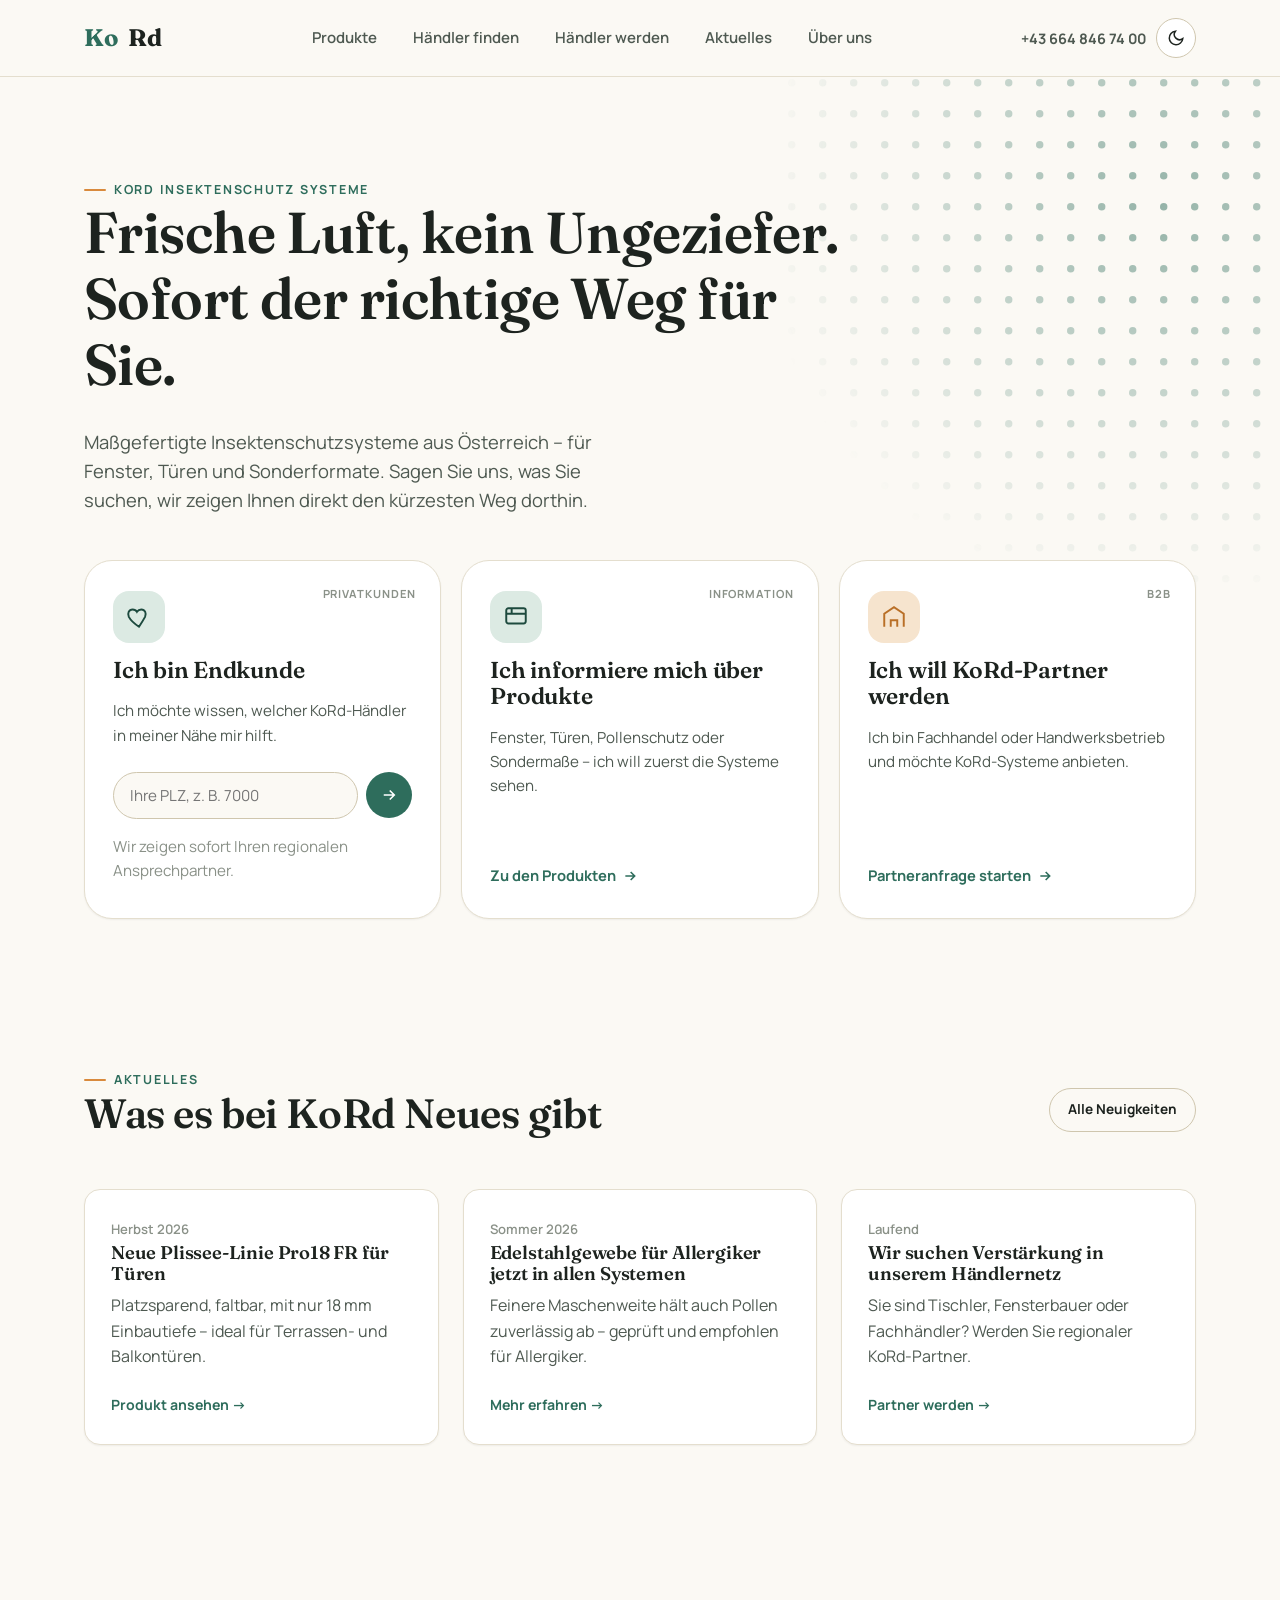
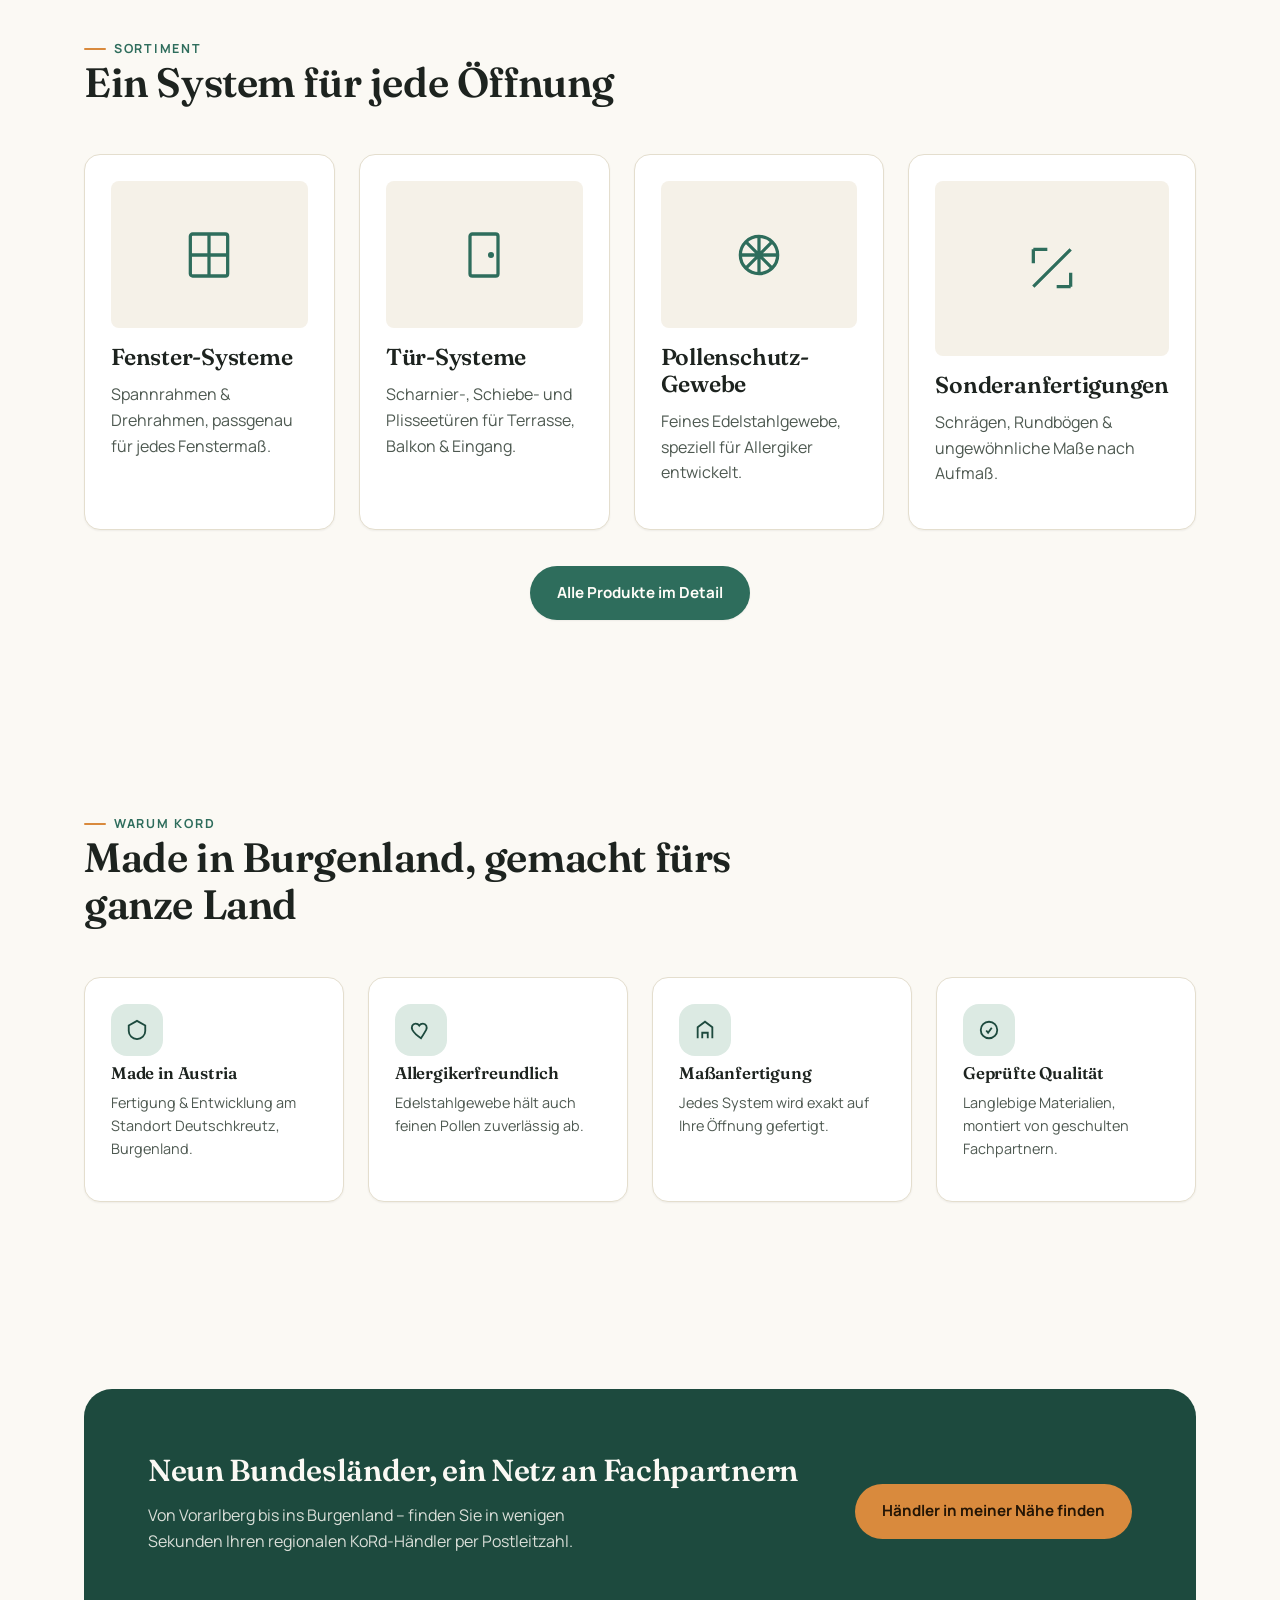
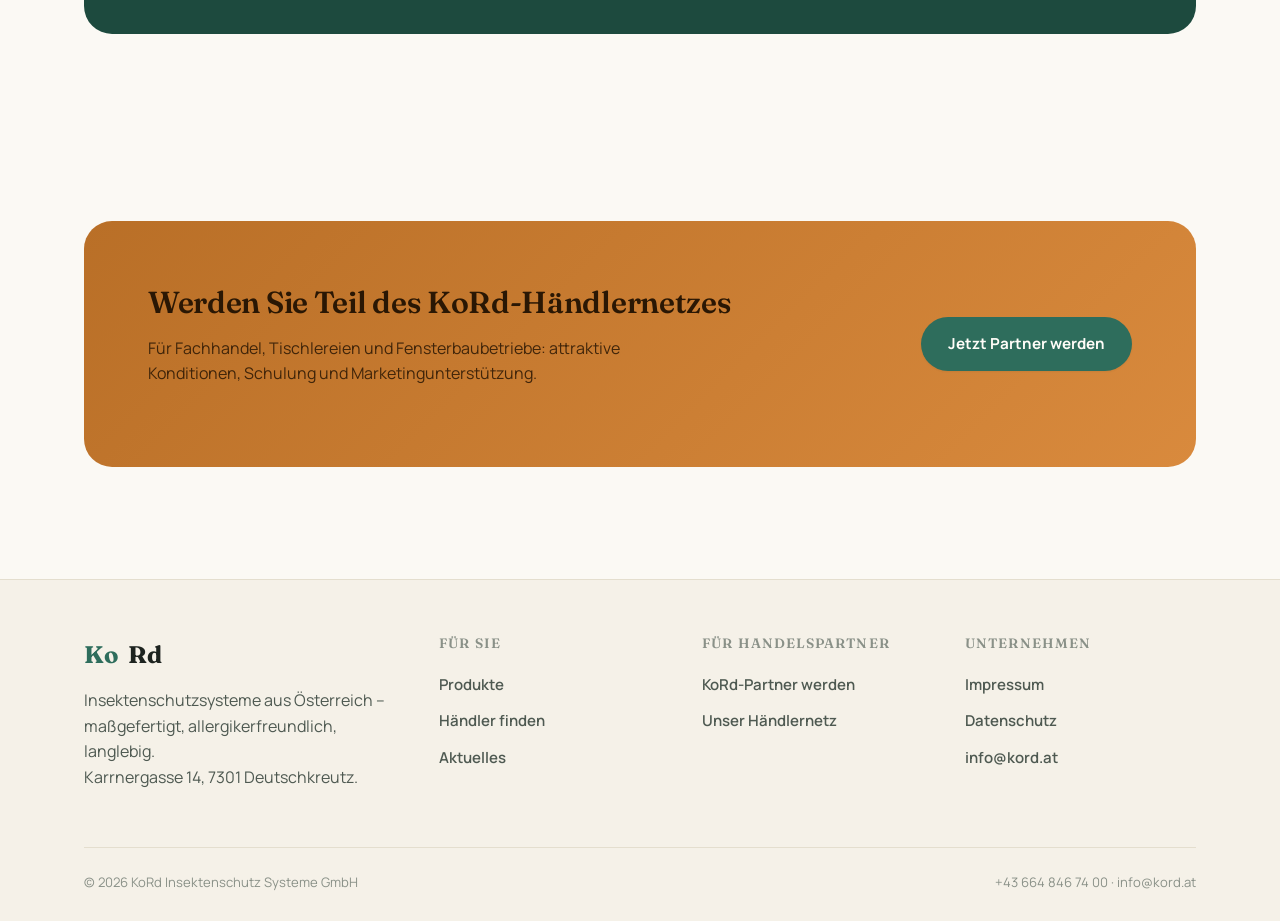
<file: index.html>
<!DOCTYPE html>
<html lang="de">
<head>
<meta charset="UTF-8">
<meta name="viewport" content="width=device-width, initial-scale=1">
<title>KoRd Insektenschutz – Maßgefertigter Schutz für Ihr Zuhause</title>
<meta name="description" content="KoRd Insektenschutzsysteme aus Österreich: Finden Sie in Sekunden Ihren Händler, informieren Sie sich über unsere Produkte oder werden Sie KoRd-Handelspartner.">
<link rel="preconnect" href="https://fonts.googleapis.com">
<link rel="preconnect" href="https://fonts.gstatic.com" crossorigin>
<link href="https://fonts.googleapis.com/css2?family=Fraunces:opsz,wght@9..144,500;9..144,600;9..144,700&family=Manrope:wght@500;600;700;800&display=swap" rel="stylesheet">
<link rel="icon" type="image/svg+xml" href="assets/img/favicon.svg">
<link rel="stylesheet" href="assets/css/style.css">
</head>
<body>

<header class="site-header">
  <div class="header-bar">
    <a href="./" class="logo"><span class="mark">Ko</span>Rd</a>
    <nav class="main-nav" id="main-nav">
      <a href="produkte/">Produkte</a>
      <a href="haendlersuche/">Händler finden</a>
      <a href="haendler-werden/">Händler werden</a>
      <a href="aktuelles/">Aktuelles</a>
      <a href="#ueber-uns">Über uns</a>
    </nav>
    <div class="header-actions">
      <span class="tel">+43 664 846 74 00</span>
      <button class="theme-toggle" aria-label="Design umschalten"></button>
      <button class="nav-toggle" aria-label="Menü öffnen" aria-expanded="false" aria-controls="main-nav"><span></span></button>
    </div>
  </div>
</header>

<main>

  <section class="hero">
    <svg class="hero-mesh" viewBox="0 0 200 200" aria-hidden="true">
      <defs>
        <pattern id="meshPattern" width="10" height="10" patternUnits="userSpaceOnUse">
          <circle cx="1.2" cy="1.2" r="1.2" fill="var(--color-accent)"></circle>
        </pattern>
        <radialGradient id="meshFade" cx="60%" cy="35%" r="65%">
          <stop offset="0%" stop-color="white" stop-opacity="1"></stop>
          <stop offset="100%" stop-color="white" stop-opacity="0"></stop>
        </radialGradient>
        <mask id="meshMask">
          <rect width="200" height="200" fill="url(#meshFade)"></rect>
        </mask>
      </defs>
      <rect width="200" height="200" fill="url(#meshPattern)" mask="url(#meshMask)"></rect>
    </svg>

    <div class="container hero-inner">
      <div class="hero-copy" data-reveal>
        <span class="eyebrow">KoRd Insektenschutz Systeme</span>
        <h1>Frische Luft, kein Ungeziefer. Sofort der richtige Weg für Sie.</h1>
        <p class="lead">Maßgefertigte Insektenschutzsysteme aus Österreich – für Fenster, Türen und Sonderformate. Sagen Sie uns, was Sie suchen, wir zeigen Ihnen direkt den kürzesten Weg dorthin.</p>
      </div>

      <div class="path-grid">
        <article class="path-card" data-reveal>
          <span class="path-tag">Privatkunden</span>
          <div class="path-icon">
            <svg width="26" height="26" viewBox="0 0 24 24" fill="none" stroke="currentColor" stroke-width="1.8"><path d="M12 21s-7-4.6-9.4-9.1C1.1 8.6 2.6 5 6.1 5c1.9 0 3.3 1 4 2.2C10.9 6 12.3 5 14.1 5c3.5 0 5 3.6 3.5 6.9C15.1 16.4 12 21 12 21Z"/></svg>
          </div>
          <h3>Ich bin Endkunde</h3>
          <p>Ich möchte wissen, welcher KoRd-Händler in meiner Nähe mir hilft.</p>
          <form class="plz-inline" data-hero-plz-form novalidate>
            <label class="sr-only" for="hero-plz">Postleitzahl</label>
            <input id="hero-plz" type="text" inputmode="numeric" pattern="[0-9]*" maxlength="4" placeholder="Ihre PLZ, z. B. 7000" aria-label="Postleitzahl eingeben">
            <button type="submit" aria-label="Händler finden">
              <svg width="18" height="18" viewBox="0 0 24 24" fill="none" stroke="currentColor" stroke-width="2.2"><path d="M5 12h14M13 6l6 6-6 6"/></svg>
            </button>
          </form>
          <p class="plz-hint">Wir zeigen sofort Ihren regionalen Ansprechpartner.</p>
        </article>

        <article class="path-card" data-reveal>
          <span class="path-tag">Information</span>
          <div class="path-icon">
            <svg width="26" height="26" viewBox="0 0 24 24" fill="none" stroke="currentColor" stroke-width="1.8"><rect x="3" y="4" width="18" height="14" rx="2"/><path d="M3 9h18M8 4v5"/></svg>
          </div>
          <h3>Ich informiere mich über Produkte</h3>
          <p>Fenster, Türen, Pollenschutz oder Sondermaße – ich will zuerst die Systeme sehen.</p>
          <a class="path-cta" href="produkte/">Zu den Produkten
            <svg width="16" height="16" viewBox="0 0 24 24" fill="none" stroke="currentColor" stroke-width="2.4"><path d="M5 12h14M13 6l6 6-6 6"/></svg>
          </a>
        </article>

        <article class="path-card -amber" data-reveal>
          <span class="path-tag">B2B</span>
          <div class="path-icon">
            <svg width="26" height="26" viewBox="0 0 24 24" fill="none" stroke="currentColor" stroke-width="1.8"><path d="M3 21V9l9-6 9 6v12"/><path d="M9 21v-6h6v6"/></svg>
          </div>
          <h3>Ich will KoRd-Partner werden</h3>
          <p>Ich bin Fachhandel oder Handwerksbetrieb und möchte KoRd-Systeme anbieten.</p>
          <a class="path-cta" href="haendler-werden/">Partneranfrage starten
            <svg width="16" height="16" viewBox="0 0 24 24" fill="none" stroke="currentColor" stroke-width="2.4"><path d="M5 12h14M13 6l6 6-6 6"/></svg>
          </a>
        </article>
      </div>
    </div>
  </section>

  <section class="section-tight">
    <div class="container">
      <div class="flex-between" data-reveal style="margin-bottom:32px; flex-wrap:wrap; gap:16px;">
        <div class="section-head" style="margin-bottom:0;">
          <span class="eyebrow">Aktuelles</span>
          <h2>Was es bei KoRd Neues gibt</h2>
        </div>
        <a class="btn btn-ghost btn-sm" href="aktuelles/">Alle Neuigkeiten</a>
      </div>

      <div class="card-grid grid-3">
        <article class="news-card" data-reveal>
          <span class="news-date">Herbst 2026</span>
          <h3>Neue Plissee-Linie Pro18 FR für Türen</h3>
          <p>Platzsparend, faltbar, mit nur 18&nbsp;mm Einbautiefe – ideal für Terrassen- und Balkontüren.</p>
          <a class="card-link" href="produkte/#plissee">Produkt ansehen →</a>
        </article>
        <article class="news-card" data-reveal>
          <span class="news-date">Sommer 2026</span>
          <h3>Edelstahlgewebe für Allergiker jetzt in allen Systemen</h3>
          <p>Feinere Maschenweite hält auch Pollen zuverlässig ab – geprüft und empfohlen für Allergiker.</p>
          <a class="card-link" href="produkte/#pollenschutz">Mehr erfahren →</a>
        </article>
        <article class="news-card" data-reveal>
          <span class="news-date">Laufend</span>
          <h3>Wir suchen Verstärkung in unserem Händlernetz</h3>
          <p>Sie sind Tischler, Fensterbauer oder Fachhändler? Werden Sie regionaler KoRd-Partner.</p>
          <a class="card-link" href="haendler-werden/">Partner werden →</a>
        </article>
      </div>
    </div>
  </section>

  <section>
    <div class="container">
      <div class="section-head" data-reveal>
        <span class="eyebrow">Sortiment</span>
        <h2>Ein System für jede Öffnung</h2>
      </div>
      <div class="card-grid grid-4">
        <article class="product-card" data-reveal>
          <div class="glyph">
            <svg width="56" height="56" viewBox="0 0 24 24" fill="none" stroke="currentColor" stroke-width="1.4" color="var(--color-accent)"><rect x="4" y="3" width="16" height="18" rx="1"/><path d="M12 3v18M4 12h16"/></svg>
          </div>
          <h3>Fenster-Systeme</h3>
          <p>Spannrahmen &amp; Drehrahmen, passgenau für jedes Fenstermaß.</p>
        </article>
        <article class="product-card" data-reveal>
          <div class="glyph">
            <svg width="56" height="56" viewBox="0 0 24 24" fill="none" stroke="currentColor" stroke-width="1.4" color="var(--color-accent)"><rect x="6" y="3" width="12" height="18" rx="1"/><circle cx="15" cy="12" r=".6" fill="currentColor"/></svg>
          </div>
          <h3>Tür-Systeme</h3>
          <p>Scharnier-, Schiebe- und Plisseetüren für Terrasse, Balkon &amp; Eingang.</p>
        </article>
        <article class="product-card" data-reveal id="pollenschutz-teaser">
          <div class="glyph">
            <svg width="56" height="56" viewBox="0 0 24 24" fill="none" stroke="currentColor" stroke-width="1.4" color="var(--color-accent)"><circle cx="12" cy="12" r="8"/><path d="M12 4v16M4 12h16M6.3 6.3l11.4 11.4M17.7 6.3 6.3 17.7"/></svg>
          </div>
          <h3>Pollenschutz-Gewebe</h3>
          <p>Feines Edelstahlgewebe, speziell für Allergiker entwickelt.</p>
        </article>
        <article class="product-card" data-reveal>
          <div class="glyph">
            <svg width="56" height="56" viewBox="0 0 24 24" fill="none" stroke="currentColor" stroke-width="1.4" color="var(--color-accent)"><path d="M4 20 20 4M4 4h6M4 4v6M20 20h-6M20 20v-6"/></svg>
          </div>
          <h3>Sonderanfertigungen</h3>
          <p>Schrägen, Rundbögen &amp; ungewöhnliche Maße nach Aufmaß.</p>
        </article>
      </div>
      <div class="text-center" style="margin-top:36px;" data-reveal>
        <a class="btn btn-primary" href="produkte/">Alle Produkte im Detail</a>
      </div>
    </div>
  </section>

  <section id="ueber-uns" class="section-tight">
    <div class="container">
      <div class="section-head" data-reveal>
        <span class="eyebrow">Warum KoRd</span>
        <h2>Made in Burgenland, gemacht fürs ganze Land</h2>
      </div>
      <div class="card-grid grid-4">
        <div class="usp-card" data-reveal>
          <div class="path-icon"><svg width="22" height="22" viewBox="0 0 24 24" fill="none" stroke="currentColor" stroke-width="2"><path d="M12 2 3 7v6c0 5 4 8.5 9 9 5-.5 9-4 9-9V7l-9-5Z"/></svg></div>
          <h3 style="font-size:1.05rem;">Made in Austria</h3>
          <p style="font-size:.9rem;">Fertigung &amp; Entwicklung am Standort Deutschkreutz, Burgenland.</p>
        </div>
        <div class="usp-card" data-reveal>
          <div class="path-icon"><svg width="22" height="22" viewBox="0 0 24 24" fill="none" stroke="currentColor" stroke-width="2"><path d="M12 21s-7-4.6-9.4-9.1C1.1 8.6 2.6 5 6.1 5c1.9 0 3.3 1 4 2.2C10.9 6 12.3 5 14.1 5c3.5 0 5 3.6 3.5 6.9C15.1 16.4 12 21 12 21Z"/></svg></div>
          <h3 style="font-size:1.05rem;">Allergikerfreundlich</h3>
          <p style="font-size:.9rem;">Edelstahlgewebe hält auch feinen Pollen zuverlässig ab.</p>
        </div>
        <div class="usp-card" data-reveal>
          <div class="path-icon"><svg width="22" height="22" viewBox="0 0 24 24" fill="none" stroke="currentColor" stroke-width="2"><path d="M4 21V9l8-6 8 6v12M9 21v-6h6v6"/></svg></div>
          <h3 style="font-size:1.05rem;">Maßanfertigung</h3>
          <p style="font-size:.9rem;">Jedes System wird exakt auf Ihre Öffnung gefertigt.</p>
        </div>
        <div class="usp-card" data-reveal>
          <div class="path-icon"><svg width="22" height="22" viewBox="0 0 24 24" fill="none" stroke="currentColor" stroke-width="2"><circle cx="12" cy="12" r="9"/><path d="M9 12.5 11 15l4-5.5"/></svg></div>
          <h3 style="font-size:1.05rem;">Geprüfte Qualität</h3>
          <p style="font-size:.9rem;">Langlebige Materialien, montiert von geschulten Fachpartnern.</p>
        </div>
      </div>
    </div>
  </section>

  <section>
    <div class="container">
      <div class="band" data-reveal>
        <div>
          <h2 style="font-size:1.9rem;">Neun Bundesländer, ein Netz an Fachpartnern</h2>
          <p style="max-width:480px;">Von Vorarlberg bis ins Burgenland – finden Sie in wenigen Sekunden Ihren regionalen KoRd-Händler per Postleitzahl.</p>
        </div>
        <a class="btn btn-amber" href="haendlersuche/">Händler in meiner Nähe finden</a>
      </div>
    </div>
  </section>

  <section class="section-tight">
    <div class="container">
      <div class="band -amber" data-reveal>
        <div>
          <h2 style="font-size:1.9rem;">Werden Sie Teil des KoRd-Händlernetzes</h2>
          <p style="max-width:480px;">Für Fachhandel, Tischlereien und Fensterbaubetriebe: attraktive Konditionen, Schulung und Marketingunterstützung.</p>
        </div>
        <a class="btn btn-primary" href="haendler-werden/">Jetzt Partner werden</a>
      </div>
    </div>
  </section>

</main>

<footer class="site-footer">
  <div class="container">
    <div class="footer-grid">
      <div>
        <div class="logo" style="margin-bottom:14px;"><span class="mark">Ko</span>Rd</div>
        <p>Insektenschutzsysteme aus Österreich – maßgefertigt, allergikerfreundlich, langlebig.<br>Karrnergasse 14, 7301 Deutschkreutz.</p>
      </div>
      <div>
        <h4>Für Sie</h4>
        <a href="produkte/">Produkte</a>
        <a href="haendlersuche/">Händler finden</a>
        <a href="aktuelles/">Aktuelles</a>
      </div>
      <div>
        <h4>Für Handelspartner</h4>
        <a href="haendler-werden/">KoRd-Partner werden</a>
        <a href="haendlersuche/">Unser Händlernetz</a>
      </div>
      <div>
        <h4>Unternehmen</h4>
        <a href="impressum/">Impressum</a>
        <a href="datenschutz/">Datenschutz</a>
        <a href="mailto:info@kord.at">info@kord.at</a>
      </div>
    </div>
    <div class="footer-bottom">
      <span>© <span data-year></span> KoRd Insektenschutz Systeme GmbH</span>
      <span>+43 664 846 74 00 · info@kord.at</span>
    </div>
  </div>
</footer>

<script src="assets/js/main.js"></script>
</body>
</html>
</file>
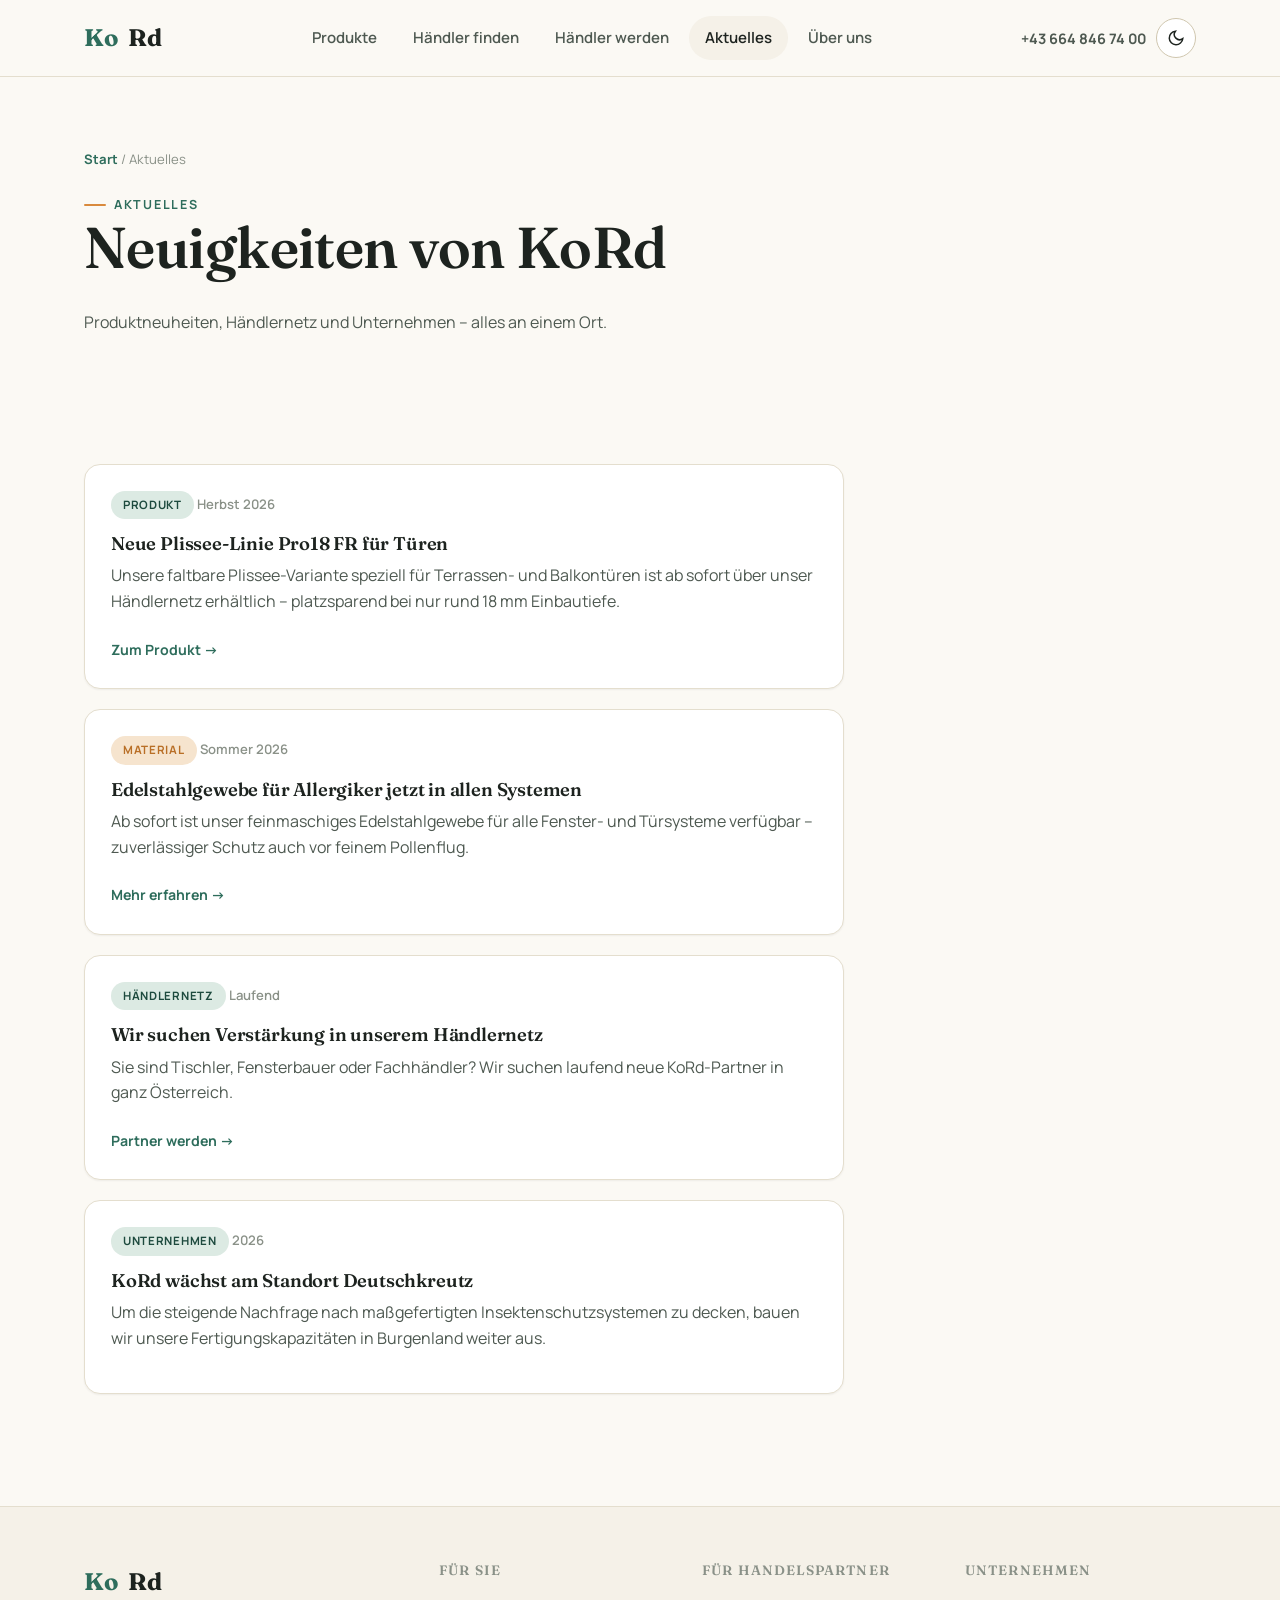
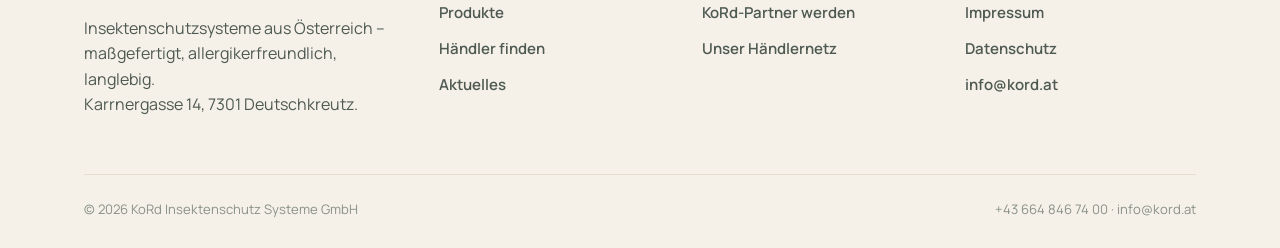
<file: aktuelles/index.html>
<!DOCTYPE html>
<html lang="de">
<head>
<meta charset="UTF-8">
<meta name="viewport" content="width=device-width, initial-scale=1">
<title>Aktuelles – KoRd Insektenschutz</title>
<meta name="description" content="Neuigkeiten von KoRd Insektenschutzsysteme: neue Produkte, Händlernetz und Unternehmen.">
<link rel="preconnect" href="https://fonts.googleapis.com">
<link rel="preconnect" href="https://fonts.gstatic.com" crossorigin>
<link href="https://fonts.googleapis.com/css2?family=Fraunces:opsz,wght@9..144,500;9..144,600;9..144,700&family=Manrope:wght@500;600;700;800&display=swap" rel="stylesheet">
<link rel="icon" type="image/svg+xml" href="../assets/img/favicon.svg">
<link rel="stylesheet" href="../assets/css/style.css">
</head>
<body>

<header class="site-header">
  <div class="header-bar">
    <a href="../" class="logo"><span class="mark">Ko</span>Rd</a>
    <nav class="main-nav" id="main-nav">
      <a href="../produkte/">Produkte</a>
      <a href="../haendlersuche/">Händler finden</a>
      <a href="../haendler-werden/">Händler werden</a>
      <a href="../aktuelles/" class="active">Aktuelles</a>
      <a href="../#ueber-uns">Über uns</a>
    </nav>
    <div class="header-actions">
      <span class="tel">+43 664 846 74 00</span>
      <button class="theme-toggle" aria-label="Design umschalten"></button>
      <button class="nav-toggle" aria-label="Menü öffnen" aria-expanded="false" aria-controls="main-nav"><span></span></button>
    </div>
  </div>
</header>

<main>
  <section class="page-hero">
    <div class="container">
      <div class="breadcrumb"><a href="../">Start</a> / Aktuelles</div>
      <span class="eyebrow">Aktuelles</span>
      <h1 style="max-width:700px;">Neuigkeiten von KoRd</h1>
      <p class="lead" style="max-width:600px;">Produktneuheiten, Händlernetz und Unternehmen – alles an einem Ort.</p>
    </div>
  </section>

  <section class="section-tight">
    <div class="container">
      <div class="news-full-list">
        <article class="news-card" data-reveal>
          <div class="news-body">
            <span class="tag">Produkt</span>
            <span class="news-date">Herbst 2026</span>
            <h3>Neue Plissee-Linie Pro18 FR für Türen</h3>
            <p>Unsere faltbare Plissee-Variante speziell für Terrassen- und Balkontüren ist ab sofort über unser Händlernetz erhältlich – platzsparend bei nur rund 18&nbsp;mm Einbautiefe.</p>
            <a class="card-link" href="../produkte/#plissee">Zum Produkt →</a>
          </div>
        </article>
        <article class="news-card" data-reveal>
          <div class="news-body">
            <span class="tag -amber">Material</span>
            <span class="news-date">Sommer 2026</span>
            <h3>Edelstahlgewebe für Allergiker jetzt in allen Systemen</h3>
            <p>Ab sofort ist unser feinmaschiges Edelstahlgewebe für alle Fenster- und Türsysteme verfügbar – zuverlässiger Schutz auch vor feinem Pollenflug.</p>
            <a class="card-link" href="../produkte/#pollenschutz">Mehr erfahren →</a>
          </div>
        </article>
        <article class="news-card" data-reveal>
          <div class="news-body">
            <span class="tag">Händlernetz</span>
            <span class="news-date">Laufend</span>
            <h3>Wir suchen Verstärkung in unserem Händlernetz</h3>
            <p>Sie sind Tischler, Fensterbauer oder Fachhändler? Wir suchen laufend neue KoRd-Partner in ganz Österreich.</p>
            <a class="card-link" href="../haendler-werden/">Partner werden →</a>
          </div>
        </article>
        <article class="news-card" data-reveal>
          <div class="news-body">
            <span class="tag">Unternehmen</span>
            <span class="news-date">2026</span>
            <h3>KoRd wächst am Standort Deutschkreutz</h3>
            <p>Um die steigende Nachfrage nach maßgefertigten Insektenschutzsystemen zu decken, bauen wir unsere Fertigungskapazitäten in Burgenland weiter aus.</p>
          </div>
        </article>
      </div>
    </div>
  </section>
</main>

<footer class="site-footer">
  <div class="container">
    <div class="footer-grid">
      <div>
        <div class="logo" style="margin-bottom:14px;"><span class="mark">Ko</span>Rd</div>
        <p>Insektenschutzsysteme aus Österreich – maßgefertigt, allergikerfreundlich, langlebig.<br>Karrnergasse 14, 7301 Deutschkreutz.</p>
      </div>
      <div>
        <h4>Für Sie</h4>
        <a href="../produkte/">Produkte</a>
        <a href="../haendlersuche/">Händler finden</a>
        <a href="../aktuelles/">Aktuelles</a>
      </div>
      <div>
        <h4>Für Handelspartner</h4>
        <a href="../haendler-werden/">KoRd-Partner werden</a>
        <a href="../haendlersuche/">Unser Händlernetz</a>
      </div>
      <div>
        <h4>Unternehmen</h4>
        <a href="../impressum/">Impressum</a>
        <a href="../datenschutz/">Datenschutz</a>
        <a href="mailto:info@kord.at">info@kord.at</a>
      </div>
    </div>
    <div class="footer-bottom">
      <span>© <span data-year></span> KoRd Insektenschutz Systeme GmbH</span>
      <span>+43 664 846 74 00 · info@kord.at</span>
    </div>
  </div>
</footer>

<script src="../assets/js/main.js"></script>
</body>
</html>
</file>
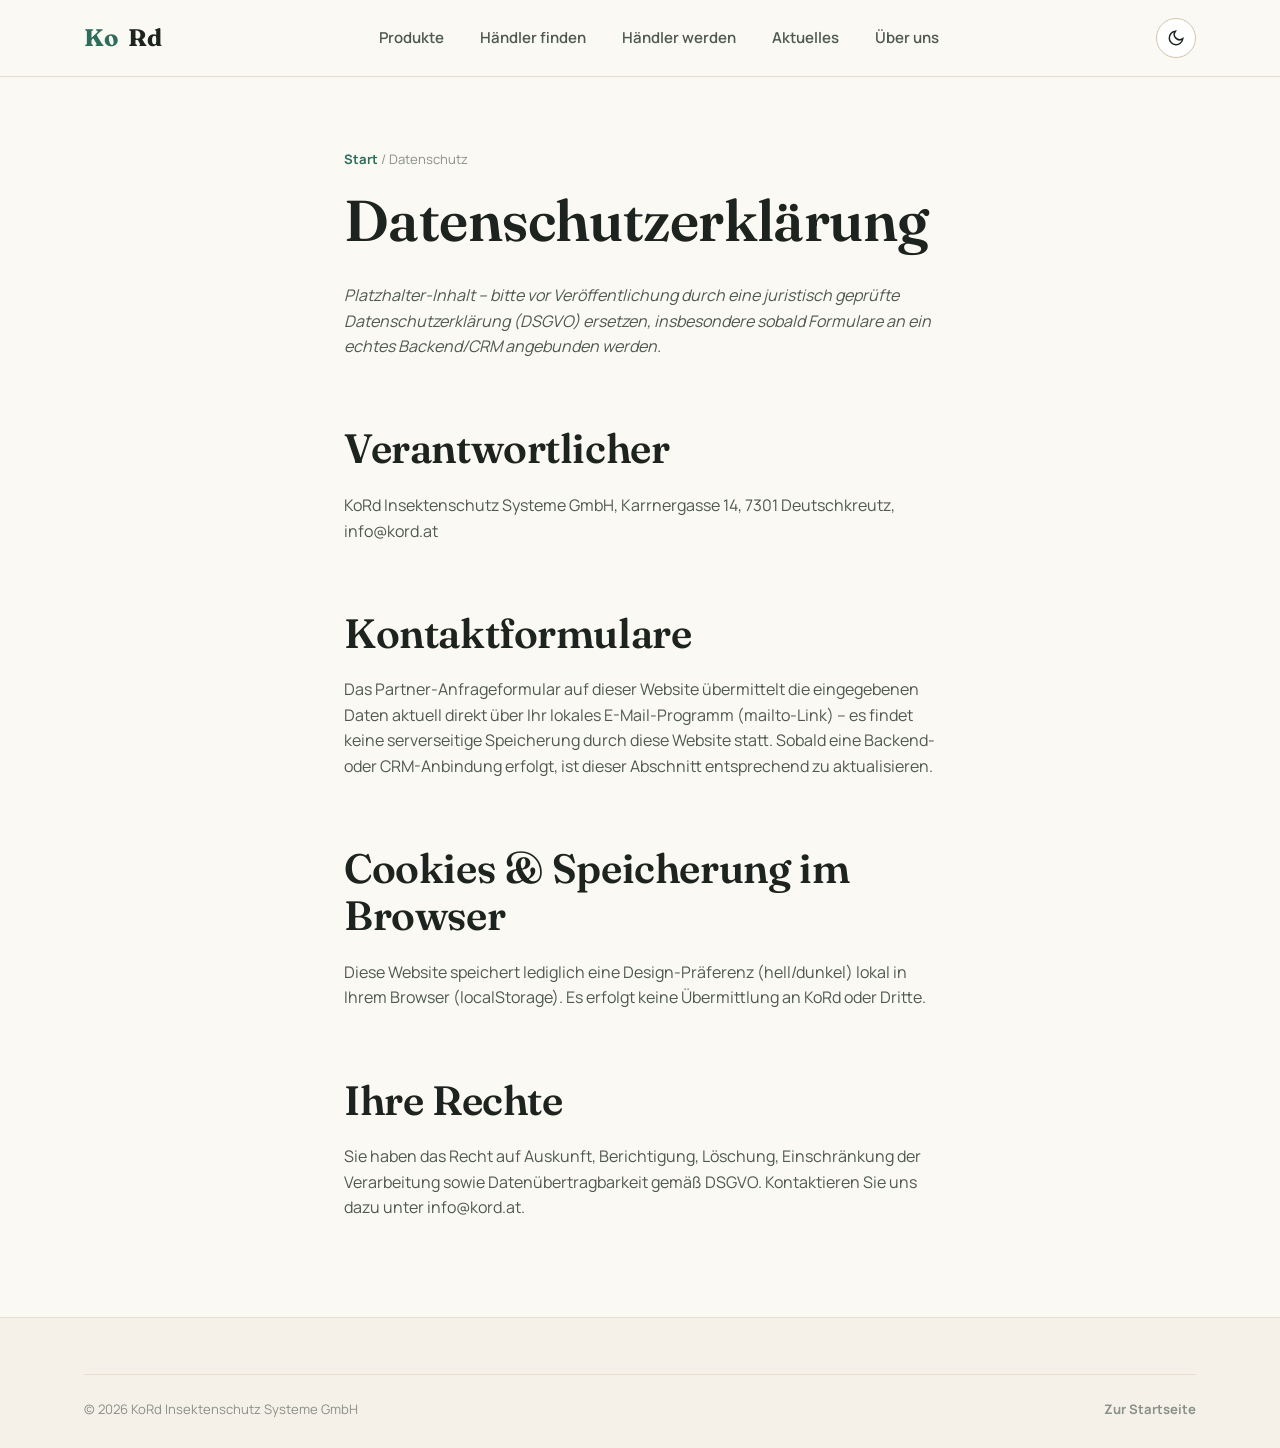
<file: datenschutz/index.html>
<!DOCTYPE html>
<html lang="de">
<head>
<meta charset="UTF-8">
<meta name="viewport" content="width=device-width, initial-scale=1">
<title>Datenschutz – KoRd Insektenschutz</title>
<meta name="robots" content="noindex">
<link rel="preconnect" href="https://fonts.googleapis.com">
<link rel="preconnect" href="https://fonts.gstatic.com" crossorigin>
<link href="https://fonts.googleapis.com/css2?family=Fraunces:opsz,wght@9..144,500;9..144,600;9..144,700&family=Manrope:wght@500;600;700;800&display=swap" rel="stylesheet">
<link rel="icon" type="image/svg+xml" href="../assets/img/favicon.svg">
<link rel="stylesheet" href="../assets/css/style.css">
</head>
<body>

<header class="site-header">
  <div class="header-bar">
    <a href="../" class="logo"><span class="mark">Ko</span>Rd</a>
    <nav class="main-nav" id="main-nav">
      <a href="../produkte/">Produkte</a>
      <a href="../haendlersuche/">Händler finden</a>
      <a href="../haendler-werden/">Händler werden</a>
      <a href="../aktuelles/">Aktuelles</a>
      <a href="../#ueber-uns">Über uns</a>
    </nav>
    <div class="header-actions">
      <button class="theme-toggle" aria-label="Design umschalten"></button>
      <button class="nav-toggle" aria-label="Menü öffnen" aria-expanded="false" aria-controls="main-nav"><span></span></button>
    </div>
  </div>
</header>

<main>
  <section class="page-hero">
    <div class="container prose">
      <div class="breadcrumb"><a href="../">Start</a> / Datenschutz</div>
      <h1>Datenschutzerklärung</h1>
      <p><em>Platzhalter-Inhalt – bitte vor Veröffentlichung durch eine juristisch geprüfte Datenschutzerklärung (DSGVO) ersetzen, insbesondere sobald Formulare an ein echtes Backend/CRM angebunden werden.</em></p>

      <h2>Verantwortlicher</h2>
      <p>KoRd Insektenschutz Systeme GmbH, Karrnergasse 14, 7301 Deutschkreutz, info@kord.at</p>

      <h2>Kontaktformulare</h2>
      <p>Das Partner-Anfrageformular auf dieser Website übermittelt die eingegebenen Daten aktuell direkt über Ihr lokales E-Mail-Programm (mailto-Link) – es findet keine serverseitige Speicherung durch diese Website statt. Sobald eine Backend- oder CRM-Anbindung erfolgt, ist dieser Abschnitt entsprechend zu aktualisieren.</p>

      <h2>Cookies &amp; Speicherung im Browser</h2>
      <p>Diese Website speichert lediglich eine Design-Präferenz (hell/dunkel) lokal in Ihrem Browser (localStorage). Es erfolgt keine Übermittlung an KoRd oder Dritte.</p>

      <h2>Ihre Rechte</h2>
      <p>Sie haben das Recht auf Auskunft, Berichtigung, Löschung, Einschränkung der Verarbeitung sowie Datenübertragbarkeit gemäß DSGVO. Kontaktieren Sie uns dazu unter info@kord.at.</p>
    </div>
  </section>
</main>

<footer class="site-footer">
  <div class="container">
    <div class="footer-bottom">
      <span>© <span data-year></span> KoRd Insektenschutz Systeme GmbH</span>
      <a href="../">Zur Startseite</a>
    </div>
  </div>
</footer>

<script src="../assets/js/main.js"></script>
</body>
</html>
</file>
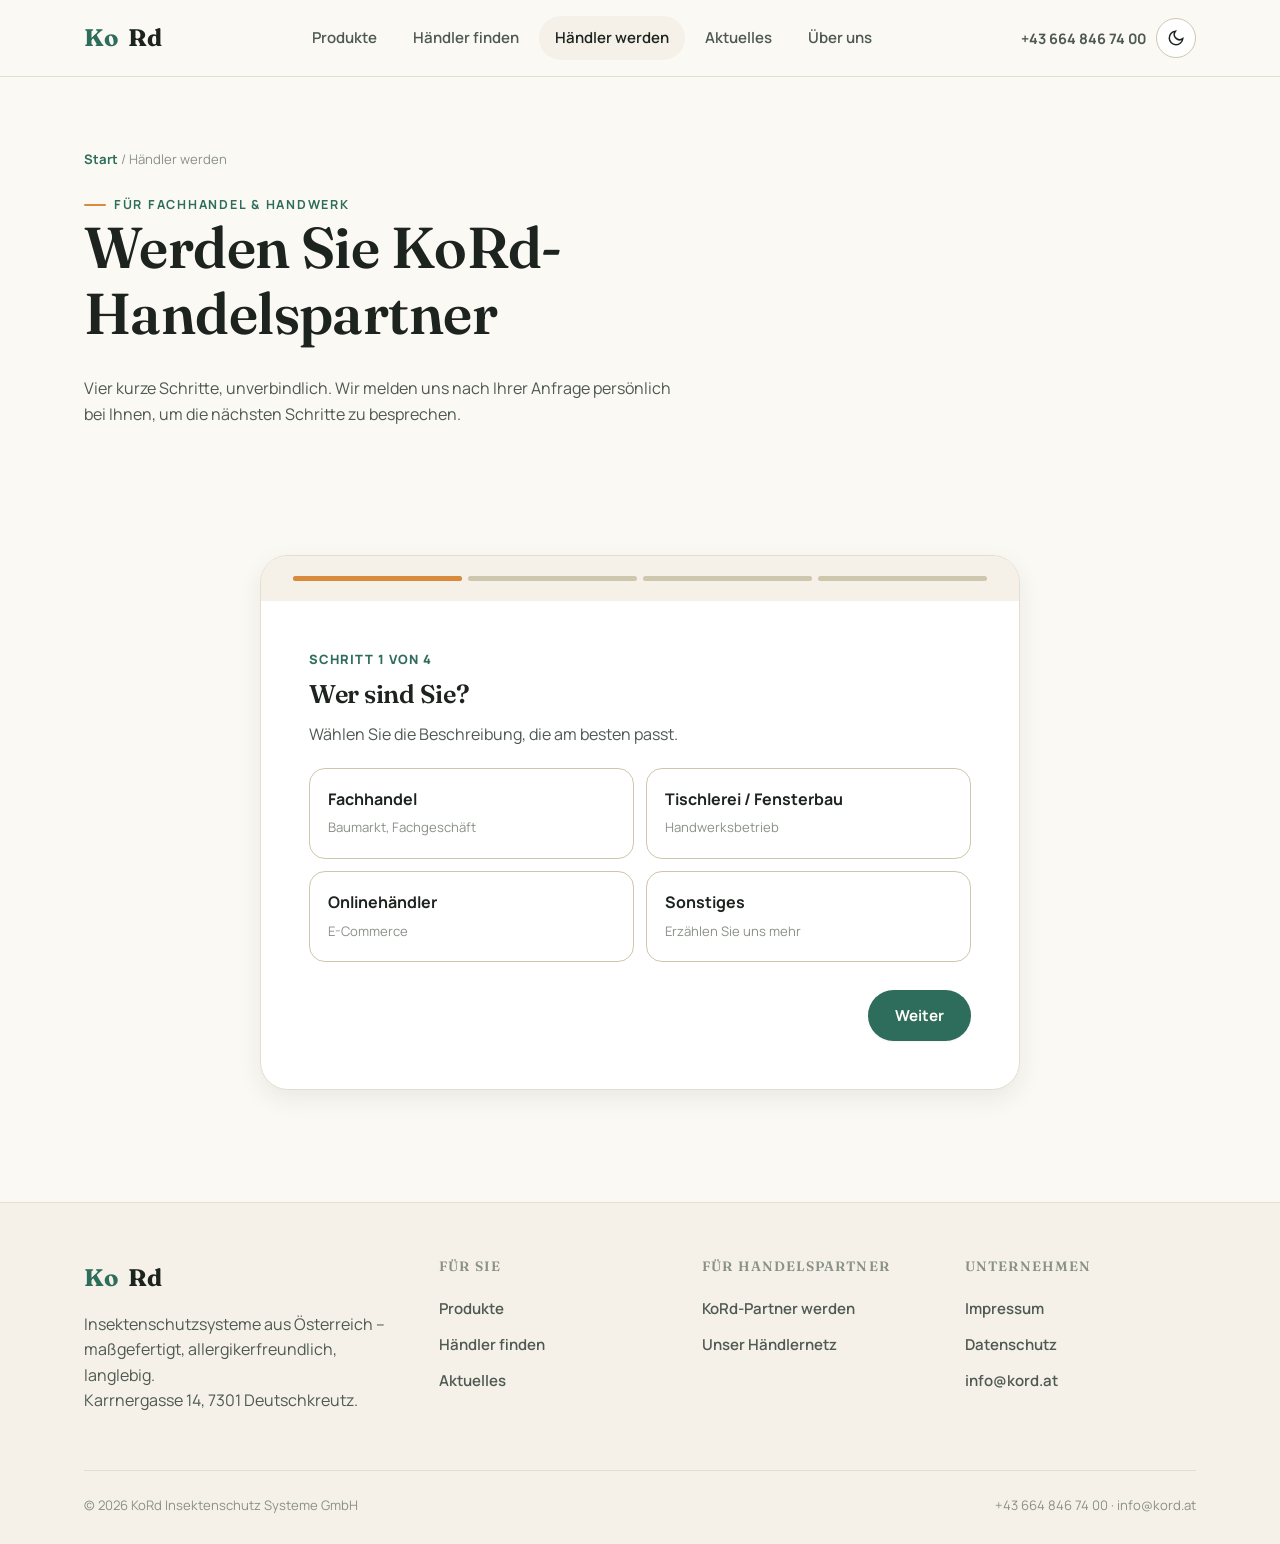
<file: haendler-werden/index.html>
<!DOCTYPE html>
<html lang="de">
<head>
<meta charset="UTF-8">
<meta name="viewport" content="width=device-width, initial-scale=1">
<title>KoRd-Partner werden – Händler &amp; Handwerksbetriebe</title>
<meta name="description" content="Werden Sie KoRd-Handelspartner: Fachhandel, Tischlereien und Fensterbaubetriebe können sich hier unverbindlich als Partner bewerben.">
<link rel="preconnect" href="https://fonts.googleapis.com">
<link rel="preconnect" href="https://fonts.gstatic.com" crossorigin>
<link href="https://fonts.googleapis.com/css2?family=Fraunces:opsz,wght@9..144,500;9..144,600;9..144,700&family=Manrope:wght@500;600;700;800&display=swap" rel="stylesheet">
<link rel="icon" type="image/svg+xml" href="../assets/img/favicon.svg">
<link rel="stylesheet" href="../assets/css/style.css">
</head>
<body>

<header class="site-header">
  <div class="header-bar">
    <a href="../" class="logo"><span class="mark">Ko</span>Rd</a>
    <nav class="main-nav" id="main-nav">
      <a href="../produkte/">Produkte</a>
      <a href="../haendlersuche/">Händler finden</a>
      <a href="../haendler-werden/" class="active">Händler werden</a>
      <a href="../aktuelles/">Aktuelles</a>
      <a href="../#ueber-uns">Über uns</a>
    </nav>
    <div class="header-actions">
      <span class="tel">+43 664 846 74 00</span>
      <button class="theme-toggle" aria-label="Design umschalten"></button>
      <button class="nav-toggle" aria-label="Menü öffnen" aria-expanded="false" aria-controls="main-nav"><span></span></button>
    </div>
  </div>
</header>

<main>
  <section class="page-hero">
    <div class="container">
      <div class="breadcrumb"><a href="../">Start</a> / Händler werden</div>
      <span class="eyebrow">Für Fachhandel &amp; Handwerk</span>
      <h1 style="max-width:700px;">Werden Sie KoRd-Handelspartner</h1>
      <p class="lead" style="max-width:600px;">Vier kurze Schritte, unverbindlich. Wir melden uns nach Ihrer Anfrage persönlich bei Ihnen, um die nächsten Schritte zu besprechen.</p>
    </div>
  </section>

  <section class="section-tight">
    <div class="container">
      <div class="funnel-shell" data-funnel data-reveal>
        <div class="funnel-progress">
          <div class="step-dot"></div>
          <div class="step-dot"></div>
          <div class="step-dot"></div>
          <div class="step-dot"></div>
        </div>

        <div class="funnel-body">

          <div class="funnel-step" data-step="1">
            <span class="step-label">Schritt 1 von 4</span>
            <h2>Wer sind Sie?</h2>
            <p>Wählen Sie die Beschreibung, die am besten passt.</p>
            <div class="option-grid">
              <label class="option-card">
                <input type="radio" name="typ" value="fachhandel">
                <span class="opt-title">Fachhandel</span>
                <span class="opt-sub">Baumarkt, Fachgeschäft</span>
              </label>
              <label class="option-card">
                <input type="radio" name="typ" value="tischlerei">
                <span class="opt-title">Tischlerei / Fensterbau</span>
                <span class="opt-sub">Handwerksbetrieb</span>
              </label>
              <label class="option-card">
                <input type="radio" name="typ" value="onlinehaendler">
                <span class="opt-title">Onlinehändler</span>
                <span class="opt-sub">E-Commerce</span>
              </label>
              <label class="option-card">
                <input type="radio" name="typ" value="sonstige">
                <span class="opt-title">Sonstiges</span>
                <span class="opt-sub">Erzählen Sie uns mehr</span>
              </label>
            </div>
            <p class="field-error" data-error-for="typ"></p>
          </div>

          <div class="funnel-step" data-step="2">
            <span class="step-label">Schritt 2 von 4</span>
            <h2>Ihre Unternehmensdaten</h2>
            <div class="field-grid">
              <div class="field full">
                <label for="f-firma">Firmenname</label>
                <input id="f-firma" name="firma" type="text">
                <span class="field-error" data-error-for="firma"></span>
              </div>
              <div class="field">
                <label for="f-ansprechpartner">Ansprechpartner</label>
                <input id="f-ansprechpartner" name="ansprechpartner" type="text">
                <span class="field-error" data-error-for="ansprechpartner"></span>
              </div>
              <div class="field">
                <label for="f-telefon">Telefon</label>
                <input id="f-telefon" name="telefon" type="tel">
                <span class="field-error" data-error-for="telefon"></span>
              </div>
              <div class="field">
                <label for="f-plz">PLZ</label>
                <input id="f-plz" name="plz" type="text" inputmode="numeric" maxlength="4">
                <span class="field-error" data-error-for="plz"></span>
              </div>
              <div class="field">
                <label for="f-ort">Ort</label>
                <input id="f-ort" name="ort" type="text">
                <span class="field-error" data-error-for="ort"></span>
              </div>
              <div class="field full">
                <label for="f-email">E-Mail</label>
                <input id="f-email" name="email" type="email">
                <span class="field-error" data-error-for="email"></span>
              </div>
            </div>
          </div>

          <div class="funnel-step" data-step="3">
            <span class="step-label">Schritt 3 von 4</span>
            <h2>Ihr Interesse</h2>
            <p>Welche Produktbereiche möchten Sie anbieten?</p>
            <div class="option-grid">
              <label class="option-card">
                <input type="checkbox" name="interesse" value="fenster">
                <span class="opt-title">Fenster-Systeme</span>
                <span class="opt-sub">Spannrahmen, Drehrahmen</span>
              </label>
              <label class="option-card">
                <input type="checkbox" name="interesse" value="tuer">
                <span class="opt-title">Tür-Systeme</span>
                <span class="opt-sub">Scharnier-, Schiebetüren</span>
              </label>
              <label class="option-card">
                <input type="checkbox" name="interesse" value="plissee">
                <span class="opt-title">Plissee-Linie</span>
                <span class="opt-sub">Pro18 SM / FM / FR</span>
              </label>
              <label class="option-card">
                <input type="checkbox" name="interesse" value="pollenschutz">
                <span class="opt-title">Pollenschutz-Gewebe</span>
                <span class="opt-sub">Für Allergiker</span>
              </label>
            </div>
            <p class="field-error" data-error-for="interesse"></p>

            <div class="field-grid" style="margin-top:10px;">
              <div class="field">
                <label for="f-volumen">Geschätztes Jahresvolumen</label>
                <select id="f-volumen" name="volumen">
                  <option value="">Bitte wählen</option>
                  <option value="klein">bis 20 Einheiten</option>
                  <option value="mittel">20–100 Einheiten</option>
                  <option value="gross">über 100 Einheiten</option>
                  <option value="unklar">noch unklar</option>
                </select>
                <span class="field-error" data-error-for="volumen"></span>
              </div>
              <div class="field">
                <label for="f-zeitrahmen">Gewünschter Zeitrahmen</label>
                <select id="f-zeitrahmen" name="zeitrahmen">
                  <option value="">Bitte wählen</option>
                  <option value="sofort">sofort</option>
                  <option value="3monate">innerhalb 3 Monate</option>
                  <option value="unklar">noch offen</option>
                </select>
                <span class="field-error" data-error-for="zeitrahmen"></span>
              </div>
            </div>
          </div>

          <div class="funnel-step" data-step="4">
            <span class="step-label">Schritt 4 von 4</span>
            <h2>Zusammenfassung &amp; Absenden</h2>
            <div class="field full" style="margin-bottom:16px;">
              <label for="f-nachricht">Nachricht (optional)</label>
              <textarea id="f-nachricht" name="nachricht" placeholder="Möchten Sie uns noch etwas mitteilen?"></textarea>
            </div>
            <dl class="summary-list" data-summary-list></dl>
            <div class="checkbox-row">
              <input type="checkbox" name="consent" id="f-consent">
              <label for="f-consent">Ich stimme zu, dass KoRd mich bezüglich dieser Partneranfrage per Telefon oder E-Mail kontaktiert.</label>
            </div>
            <p class="field-error" data-error-for="consent"></p>
          </div>

          <div class="funnel-step funnel-success" data-funnel-success>
            <div class="success-icon">
              <svg width="30" height="30" viewBox="0 0 24 24" fill="none" stroke="currentColor" stroke-width="2.4"><path d="M5 13l4 4L19 7"/></svg>
            </div>
            <h2>Vielen Dank für Ihre Anfrage!</h2>
            <p>Ihr E-Mail-Programm sollte sich soeben mit einer vorausgefüllten Nachricht an unser Vertriebsteam geöffnet haben. Falls nicht: Kopieren Sie den Text unten und senden Sie ihn an <a href="mailto:partner@kord.at">partner@kord.at</a>.</p>
            <div class="copy-box" data-summary-text tabindex="0"></div>
            <button class="btn btn-ghost" type="button" data-copy-btn>Text kopieren</button>
            <div style="margin-top:24px;">
              <a class="btn btn-primary" href="../">Zur Startseite</a>
            </div>
          </div>

          <div class="funnel-nav">
            <button type="button" class="btn btn-ghost" data-funnel-back>Zurück</button>
            <button type="button" class="btn btn-primary" data-funnel-next>Weiter</button>
            <button type="button" class="btn btn-amber" data-funnel-submit style="display:none;">Anfrage absenden</button>
          </div>

        </div>
      </div>
    </div>
  </section>
</main>

<footer class="site-footer">
  <div class="container">
    <div class="footer-grid">
      <div>
        <div class="logo" style="margin-bottom:14px;"><span class="mark">Ko</span>Rd</div>
        <p>Insektenschutzsysteme aus Österreich – maßgefertigt, allergikerfreundlich, langlebig.<br>Karrnergasse 14, 7301 Deutschkreutz.</p>
      </div>
      <div>
        <h4>Für Sie</h4>
        <a href="../produkte/">Produkte</a>
        <a href="../haendlersuche/">Händler finden</a>
        <a href="../aktuelles/">Aktuelles</a>
      </div>
      <div>
        <h4>Für Handelspartner</h4>
        <a href="../haendler-werden/">KoRd-Partner werden</a>
        <a href="../haendlersuche/">Unser Händlernetz</a>
      </div>
      <div>
        <h4>Unternehmen</h4>
        <a href="../impressum/">Impressum</a>
        <a href="../datenschutz/">Datenschutz</a>
        <a href="mailto:info@kord.at">info@kord.at</a>
      </div>
    </div>
    <div class="footer-bottom">
      <span>© <span data-year></span> KoRd Insektenschutz Systeme GmbH</span>
      <span>+43 664 846 74 00 · info@kord.at</span>
    </div>
  </div>
</footer>

<script src="../assets/js/main.js"></script>
<script src="../assets/js/leadfunnel.js"></script>
</body>
</html>
</file>
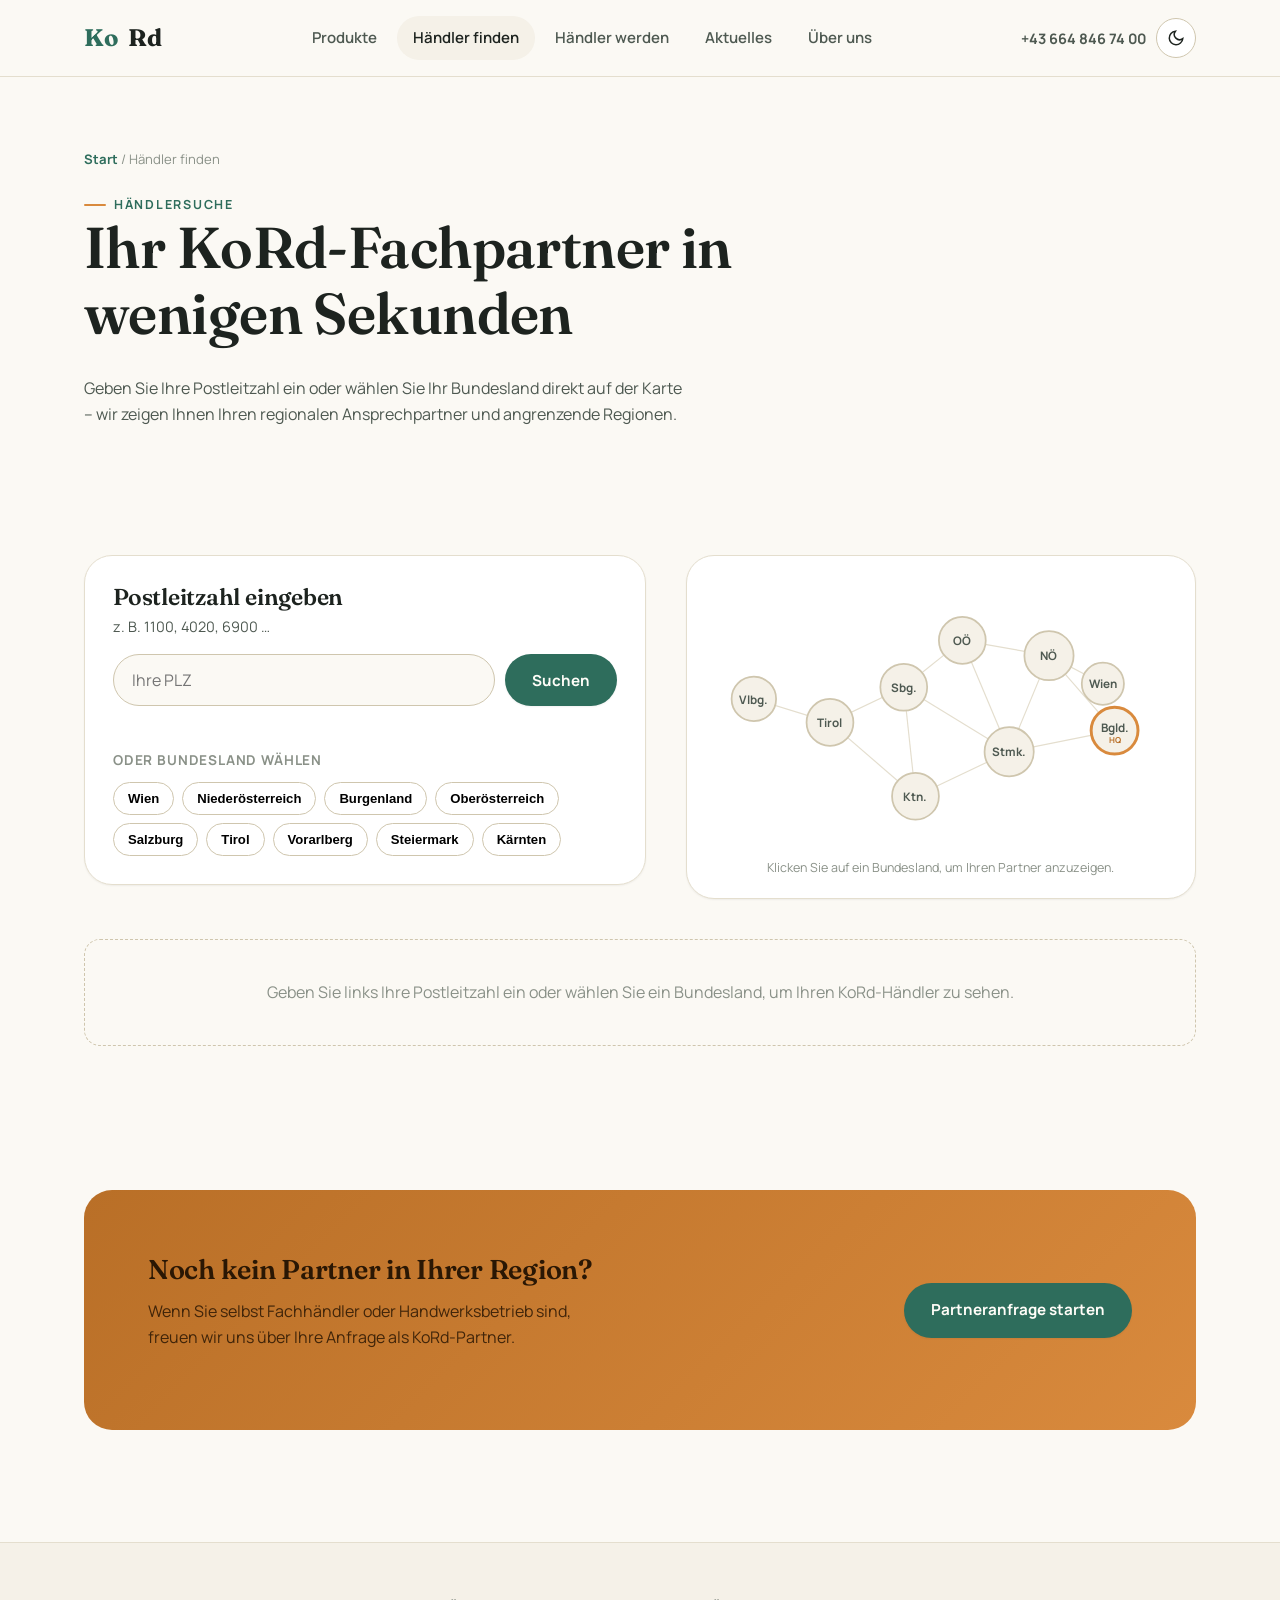
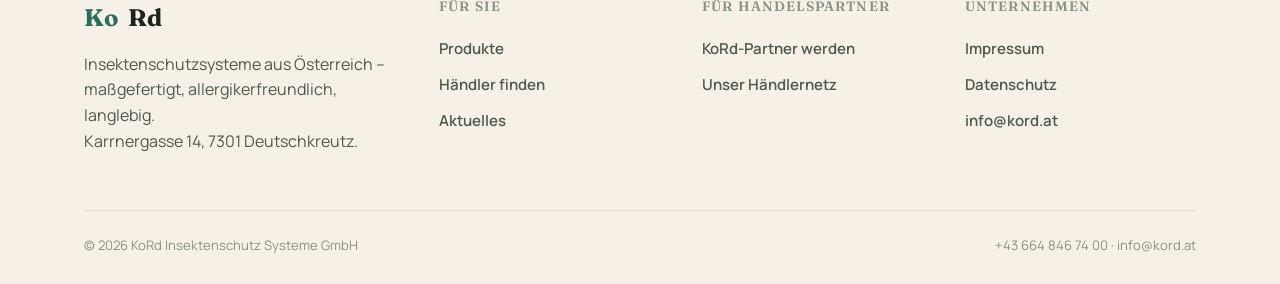
<file: haendlersuche/index.html>
<!DOCTYPE html>
<html lang="de">
<head>
<meta charset="UTF-8">
<meta name="viewport" content="width=device-width, initial-scale=1">
<title>Händler finden – KoRd Insektenschutz</title>
<meta name="description" content="Geben Sie Ihre Postleitzahl ein und finden Sie sofort Ihren regionalen KoRd-Fachpartner für Insektenschutzsysteme.">
<link rel="preconnect" href="https://fonts.googleapis.com">
<link rel="preconnect" href="https://fonts.gstatic.com" crossorigin>
<link href="https://fonts.googleapis.com/css2?family=Fraunces:opsz,wght@9..144,500;9..144,600;9..144,700&family=Manrope:wght@500;600;700;800&display=swap" rel="stylesheet">
<link rel="icon" type="image/svg+xml" href="../assets/img/favicon.svg">
<link rel="stylesheet" href="../assets/css/style.css">
</head>
<body>

<header class="site-header">
  <div class="header-bar">
    <a href="../" class="logo"><span class="mark">Ko</span>Rd</a>
    <nav class="main-nav" id="main-nav">
      <a href="../produkte/">Produkte</a>
      <a href="../haendlersuche/" class="active">Händler finden</a>
      <a href="../haendler-werden/">Händler werden</a>
      <a href="../aktuelles/">Aktuelles</a>
      <a href="../#ueber-uns">Über uns</a>
    </nav>
    <div class="header-actions">
      <span class="tel">+43 664 846 74 00</span>
      <button class="theme-toggle" aria-label="Design umschalten"></button>
      <button class="nav-toggle" aria-label="Menü öffnen" aria-expanded="false" aria-controls="main-nav"><span></span></button>
    </div>
  </div>
</header>

<main>
  <section class="page-hero">
    <div class="container">
      <div class="breadcrumb"><a href="../">Start</a> / Händler finden</div>
      <span class="eyebrow">Händlersuche</span>
      <h1 style="max-width:700px;">Ihr KoRd-Fachpartner in wenigen Sekunden</h1>
      <p class="lead" style="max-width:600px;">Geben Sie Ihre Postleitzahl ein oder wählen Sie Ihr Bundesland direkt auf der Karte – wir zeigen Ihnen Ihren regionalen Ansprechpartner und angrenzende Regionen.</p>
    </div>
  </section>

  <section class="section-tight">
    <div class="container">
      <div class="locator-layout">
        <div class="locator-search" data-reveal>
          <h3 style="margin-bottom:4px;">Postleitzahl eingeben</h3>
          <p style="font-size:.9rem; margin-bottom:0;">z. B. 1100, 4020, 6900 …</p>
          <form data-locator-form novalidate>
            <label class="sr-only" for="plz-input">Postleitzahl</label>
            <input id="plz-input" type="text" inputmode="numeric" pattern="[0-9]*" maxlength="4" placeholder="Ihre PLZ" data-locator-input>
            <button type="submit" class="btn btn-primary">Suchen</button>
          </form>
          <p class="locator-error" data-locator-error></p>

          <div class="bundesland-select">
            <p>Oder Bundesland wählen</p>
            <div class="bl-chip-list" data-bl-chips></div>
          </div>
        </div>

        <div class="network-map" data-reveal>
          <svg viewBox="0 0 400 230" role="img" aria-label="Karte der KoRd-Händlerregionen in Österreich">
            <g class="network-edges">
              <line class="network-edge" x1="40" y1="105" x2="105" y2="125"/>
              <line class="network-edge" x1="105" y1="125" x2="168" y2="95"/>
              <line class="network-edge" x1="105" y1="125" x2="178" y2="188"/>
              <line class="network-edge" x1="168" y1="95" x2="178" y2="188"/>
              <line class="network-edge" x1="168" y1="95" x2="218" y2="55"/>
              <line class="network-edge" x1="168" y1="95" x2="258" y2="150"/>
              <line class="network-edge" x1="218" y1="55" x2="292" y2="68"/>
              <line class="network-edge" x1="218" y1="55" x2="258" y2="150"/>
              <line class="network-edge" x1="292" y1="68" x2="338" y2="92"/>
              <line class="network-edge" x1="292" y1="68" x2="348" y2="132"/>
              <line class="network-edge" x1="292" y1="68" x2="258" y2="150"/>
              <line class="network-edge" x1="348" y1="132" x2="258" y2="150"/>
              <line class="network-edge" x1="258" y1="150" x2="178" y2="188"/>
            </g>

            <g class="bl-node" data-bl="vorarlberg" transform="translate(40,105)">
              <circle r="19"></circle>
              <text text-anchor="middle" dy="4">Vlbg.</text>
            </g>
            <g class="bl-node" data-bl="tirol" transform="translate(105,125)">
              <circle r="20"></circle>
              <text text-anchor="middle" dy="4">Tirol</text>
            </g>
            <g class="bl-node" data-bl="salzburg" transform="translate(168,95)">
              <circle r="20"></circle>
              <text text-anchor="middle" dy="4">Sbg.</text>
            </g>
            <g class="bl-node" data-bl="ooe" transform="translate(218,55)">
              <circle r="20"></circle>
              <text text-anchor="middle" dy="4">OÖ</text>
            </g>
            <g class="bl-node" data-bl="noe" transform="translate(292,68)">
              <circle r="21"></circle>
              <text text-anchor="middle" dy="4">NÖ</text>
            </g>
            <g class="bl-node" data-bl="wien" transform="translate(338,92)">
              <circle r="18"></circle>
              <text text-anchor="middle" dy="4">Wien</text>
            </g>
            <g class="bl-node hq" data-bl="burgenland" transform="translate(348,132)">
              <circle r="20"></circle>
              <text text-anchor="middle" dy="1">Bgld.</text>
              <text class="hq-label" text-anchor="middle" dy="11">HQ</text>
            </g>
            <g class="bl-node" data-bl="steiermark" transform="translate(258,150)">
              <circle r="21"></circle>
              <text text-anchor="middle" dy="4">Stmk.</text>
            </g>
            <g class="bl-node" data-bl="kaernten" transform="translate(178,188)">
              <circle r="20"></circle>
              <text text-anchor="middle" dy="4">Ktn.</text>
            </g>
          </svg>
          <p style="font-size:.78rem; color:var(--color-ink-faint); text-align:center; margin:12px 0 0;">Klicken Sie auf ein Bundesland, um Ihren Partner anzuzeigen.</p>
        </div>
      </div>

      <div style="margin-top:40px;" data-reveal>
        <h2 class="results-head" data-locator-head style="font-size:1.4rem;"></h2>
        <div class="results-list" data-locator-results>
          <div class="empty-state">Geben Sie links Ihre Postleitzahl ein oder wählen Sie ein Bundesland, um Ihren KoRd-Händler zu sehen.</div>
        </div>
      </div>
    </div>
  </section>

  <section class="section-tight">
    <div class="container">
      <div class="band -amber" data-reveal>
        <div>
          <h2 style="font-size:1.7rem;">Noch kein Partner in Ihrer Region?</h2>
          <p style="max-width:460px;">Wenn Sie selbst Fachhändler oder Handwerksbetrieb sind, freuen wir uns über Ihre Anfrage als KoRd-Partner.</p>
        </div>
        <a class="btn btn-primary" href="../haendler-werden/">Partneranfrage starten</a>
      </div>
    </div>
  </section>
</main>

<footer class="site-footer">
  <div class="container">
    <div class="footer-grid">
      <div>
        <div class="logo" style="margin-bottom:14px;"><span class="mark">Ko</span>Rd</div>
        <p>Insektenschutzsysteme aus Österreich – maßgefertigt, allergikerfreundlich, langlebig.<br>Karrnergasse 14, 7301 Deutschkreutz.</p>
      </div>
      <div>
        <h4>Für Sie</h4>
        <a href="../produkte/">Produkte</a>
        <a href="../haendlersuche/">Händler finden</a>
        <a href="../aktuelles/">Aktuelles</a>
      </div>
      <div>
        <h4>Für Handelspartner</h4>
        <a href="../haendler-werden/">KoRd-Partner werden</a>
        <a href="../haendlersuche/">Unser Händlernetz</a>
      </div>
      <div>
        <h4>Unternehmen</h4>
        <a href="../impressum/">Impressum</a>
        <a href="../datenschutz/">Datenschutz</a>
        <a href="mailto:info@kord.at">info@kord.at</a>
      </div>
    </div>
    <div class="footer-bottom">
      <span>© <span data-year></span> KoRd Insektenschutz Systeme GmbH</span>
      <span>+43 664 846 74 00 · info@kord.at</span>
    </div>
  </div>
</footer>

<script src="../assets/js/main.js"></script>
<script src="../assets/js/haendlersuche.js"></script>
</body>
</html>
</file>
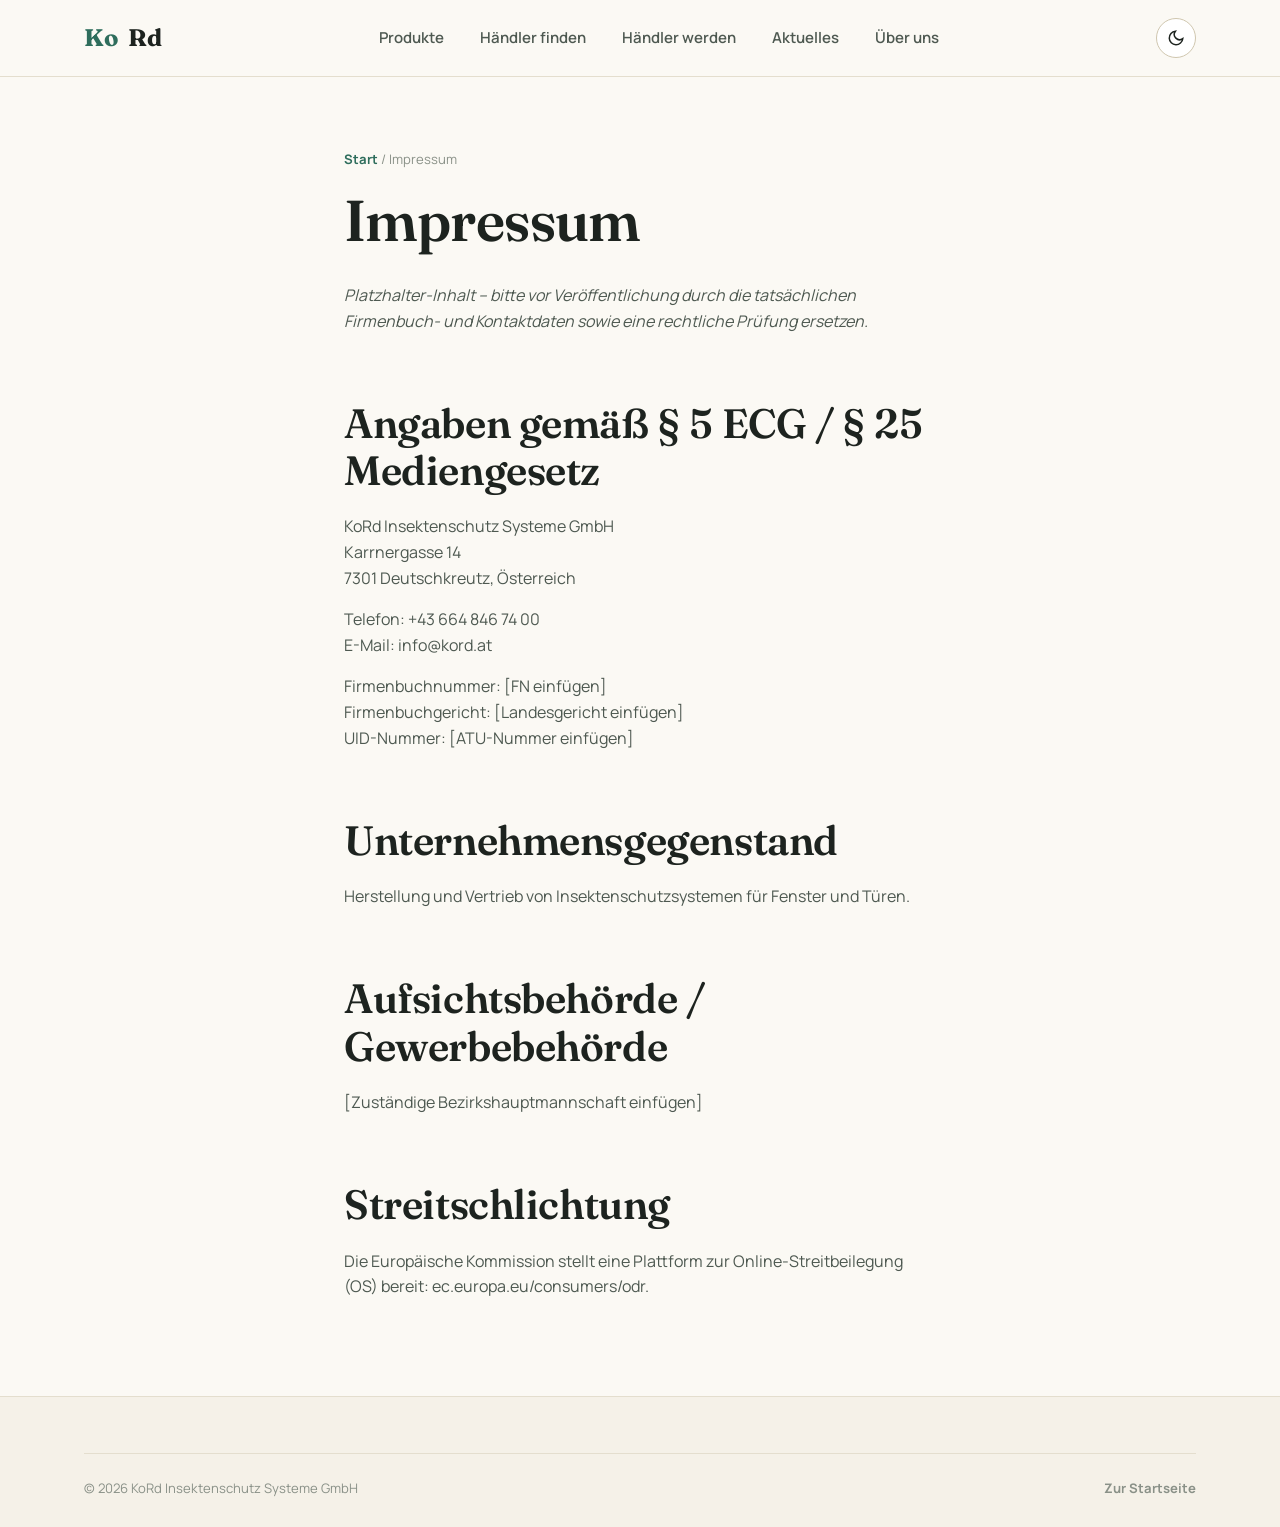
<file: impressum/index.html>
<!DOCTYPE html>
<html lang="de">
<head>
<meta charset="UTF-8">
<meta name="viewport" content="width=device-width, initial-scale=1">
<title>Impressum – KoRd Insektenschutz</title>
<meta name="robots" content="noindex">
<link rel="preconnect" href="https://fonts.googleapis.com">
<link rel="preconnect" href="https://fonts.gstatic.com" crossorigin>
<link href="https://fonts.googleapis.com/css2?family=Fraunces:opsz,wght@9..144,500;9..144,600;9..144,700&family=Manrope:wght@500;600;700;800&display=swap" rel="stylesheet">
<link rel="icon" type="image/svg+xml" href="../assets/img/favicon.svg">
<link rel="stylesheet" href="../assets/css/style.css">
</head>
<body>

<header class="site-header">
  <div class="header-bar">
    <a href="../" class="logo"><span class="mark">Ko</span>Rd</a>
    <nav class="main-nav" id="main-nav">
      <a href="../produkte/">Produkte</a>
      <a href="../haendlersuche/">Händler finden</a>
      <a href="../haendler-werden/">Händler werden</a>
      <a href="../aktuelles/">Aktuelles</a>
      <a href="../#ueber-uns">Über uns</a>
    </nav>
    <div class="header-actions">
      <button class="theme-toggle" aria-label="Design umschalten"></button>
      <button class="nav-toggle" aria-label="Menü öffnen" aria-expanded="false" aria-controls="main-nav"><span></span></button>
    </div>
  </div>
</header>

<main>
  <section class="page-hero">
    <div class="container prose">
      <div class="breadcrumb"><a href="../">Start</a> / Impressum</div>
      <h1>Impressum</h1>
      <p><em>Platzhalter-Inhalt – bitte vor Veröffentlichung durch die tatsächlichen Firmenbuch- und Kontaktdaten sowie eine rechtliche Prüfung ersetzen.</em></p>

      <h2>Angaben gemäß § 5 ECG / § 25 Mediengesetz</h2>
      <p>
        KoRd Insektenschutz Systeme GmbH<br>
        Karrnergasse 14<br>
        7301 Deutschkreutz, Österreich
      </p>
      <p>
        Telefon: +43 664 846 74 00<br>
        E-Mail: info@kord.at
      </p>
      <p>
        Firmenbuchnummer: [FN einfügen]<br>
        Firmenbuchgericht: [Landesgericht einfügen]<br>
        UID-Nummer: [ATU-Nummer einfügen]
      </p>

      <h2>Unternehmensgegenstand</h2>
      <p>Herstellung und Vertrieb von Insektenschutzsystemen für Fenster und Türen.</p>

      <h2>Aufsichtsbehörde / Gewerbebehörde</h2>
      <p>[Zuständige Bezirkshauptmannschaft einfügen]</p>

      <h2>Streitschlichtung</h2>
      <p>Die Europäische Kommission stellt eine Plattform zur Online-Streitbeilegung (OS) bereit: <a href="https://ec.europa.eu/consumers/odr" target="_blank" rel="noopener">ec.europa.eu/consumers/odr</a>.</p>
    </div>
  </section>
</main>

<footer class="site-footer">
  <div class="container">
    <div class="footer-bottom">
      <span>© <span data-year></span> KoRd Insektenschutz Systeme GmbH</span>
      <a href="../">Zur Startseite</a>
    </div>
  </div>
</footer>

<script src="../assets/js/main.js"></script>
</body>
</html>
</file>
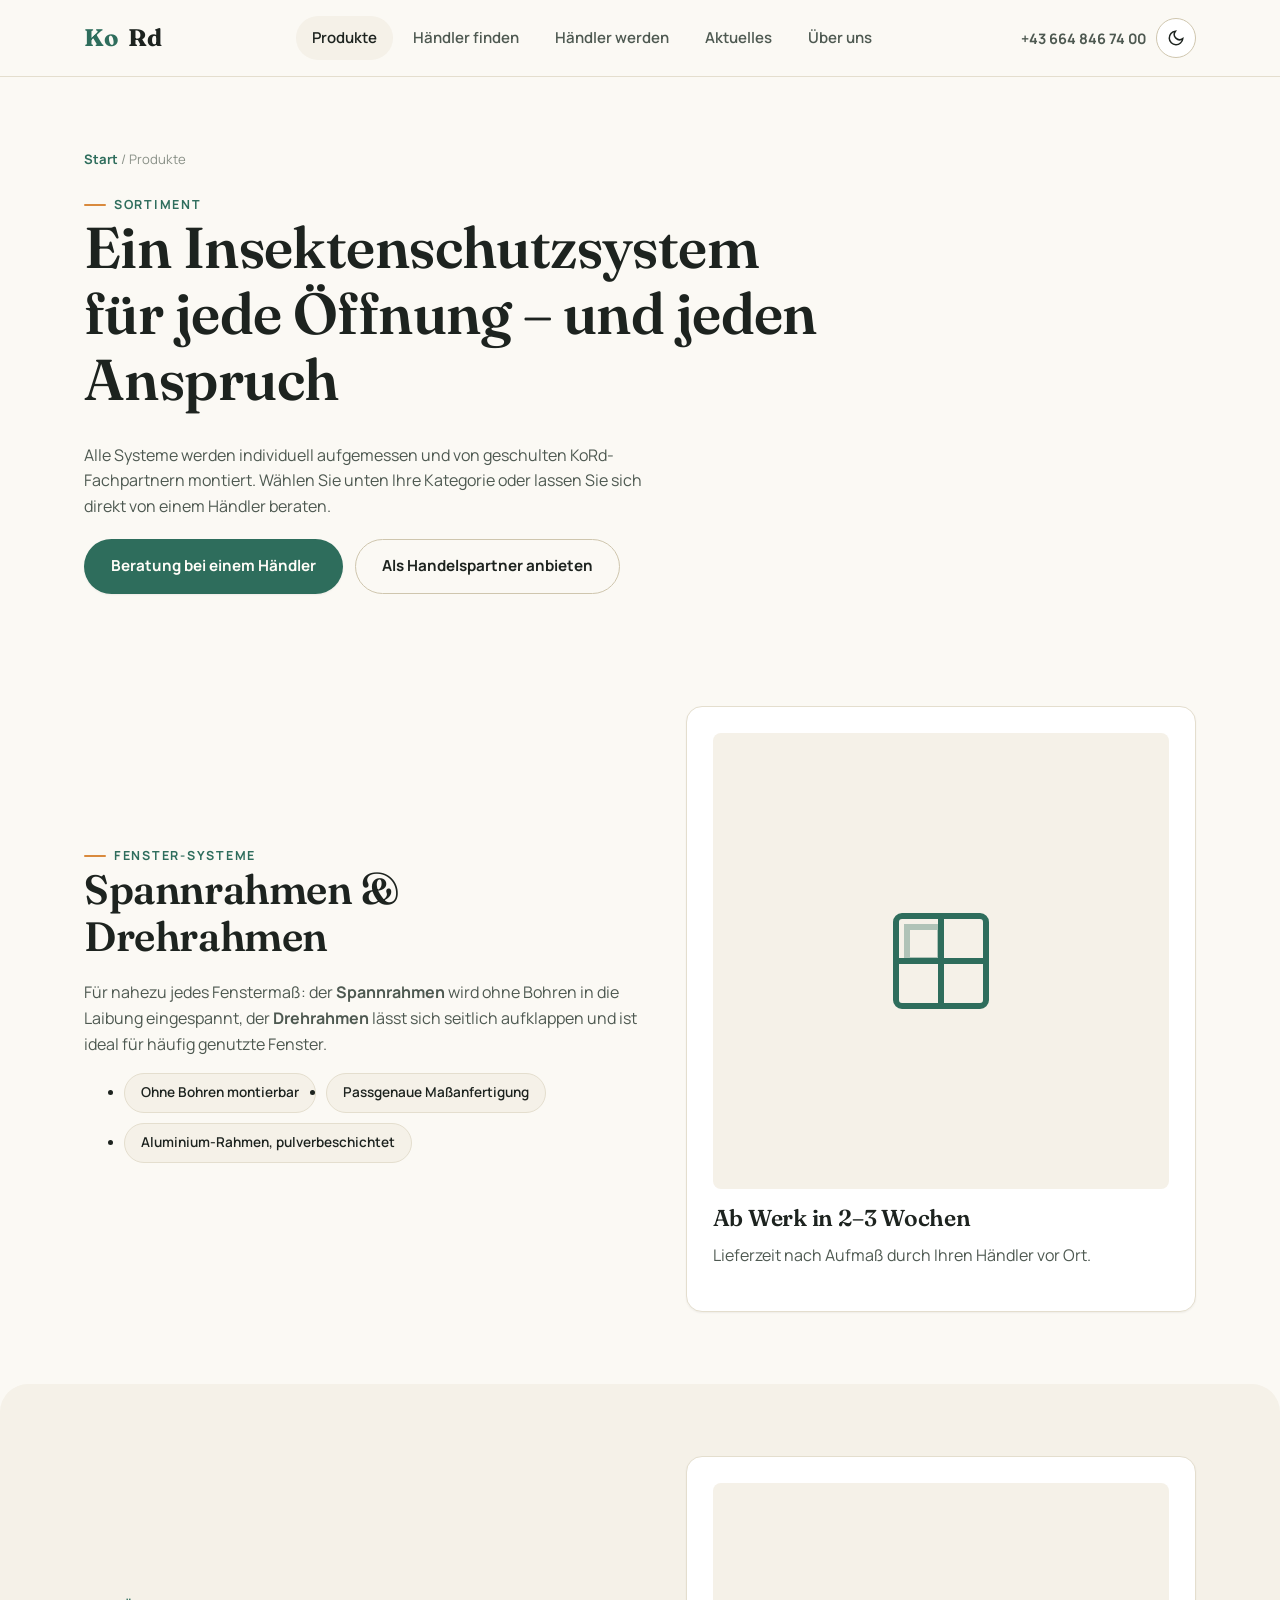
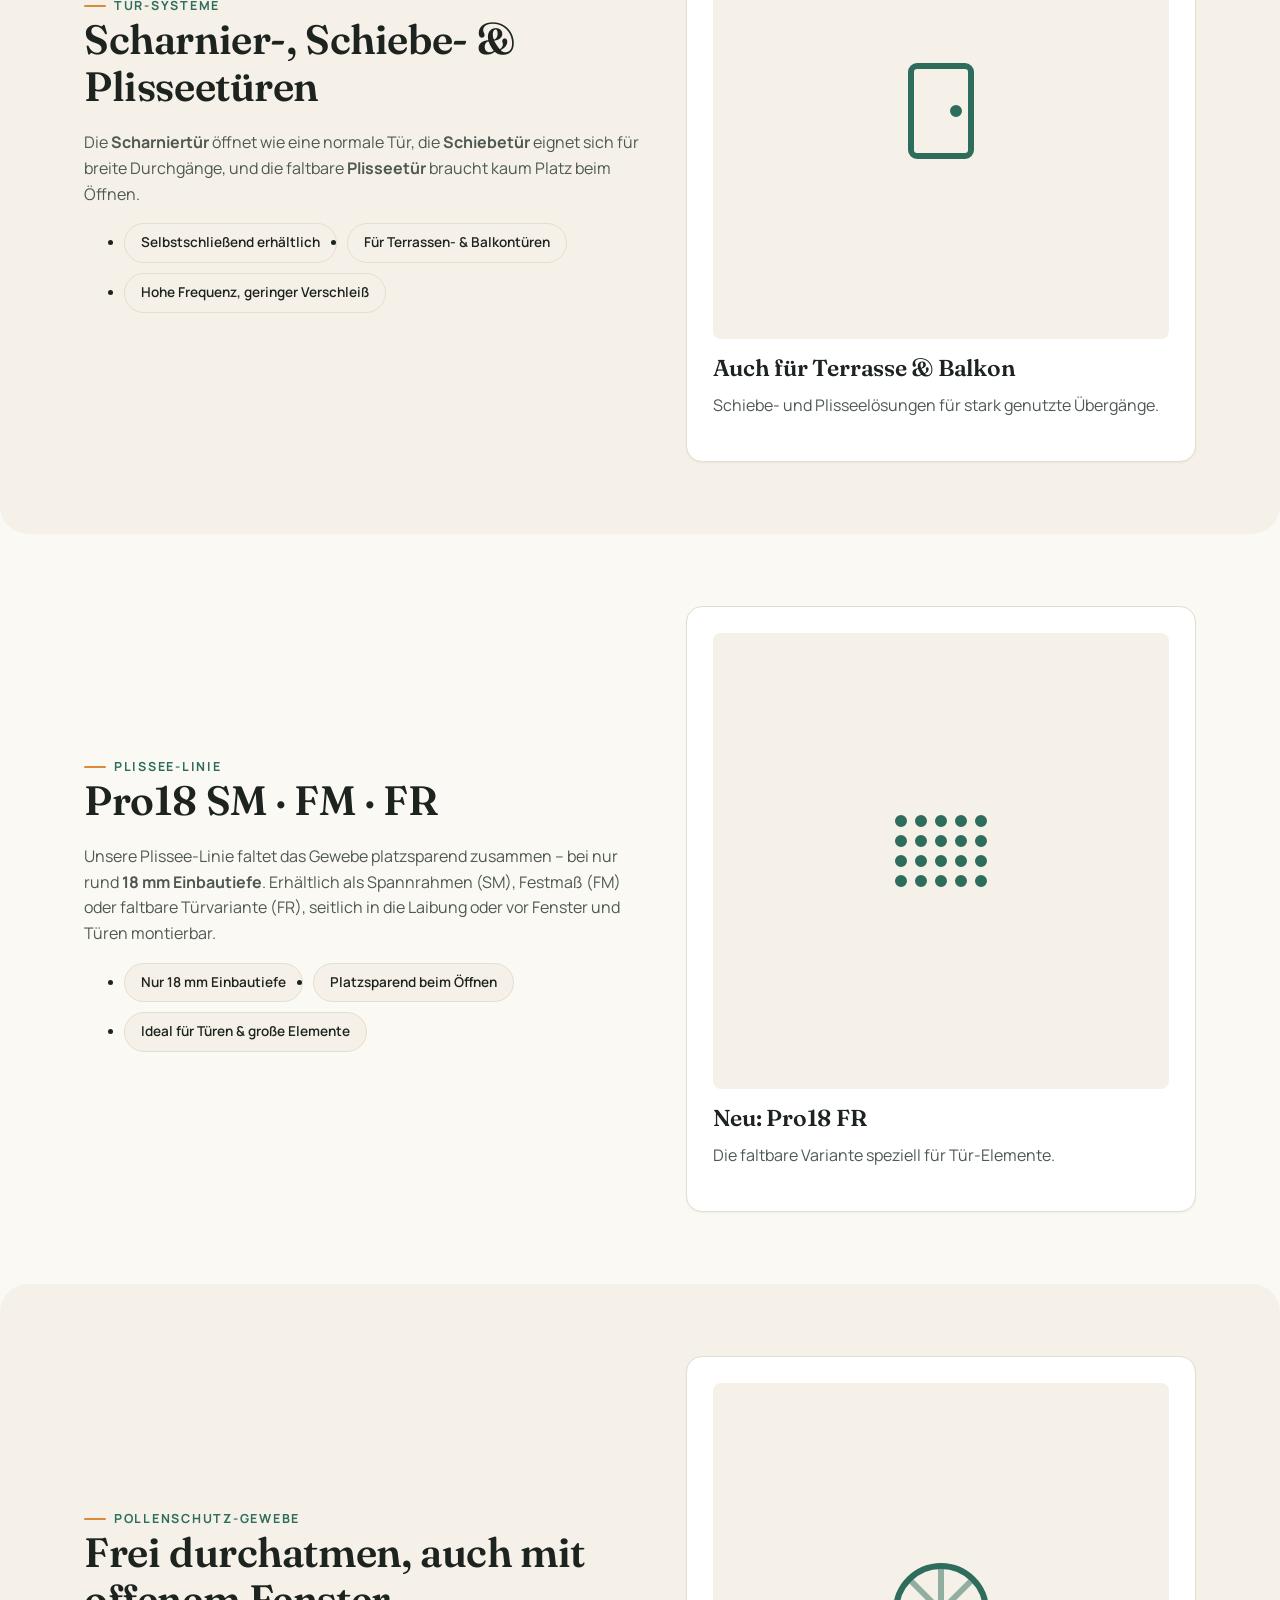
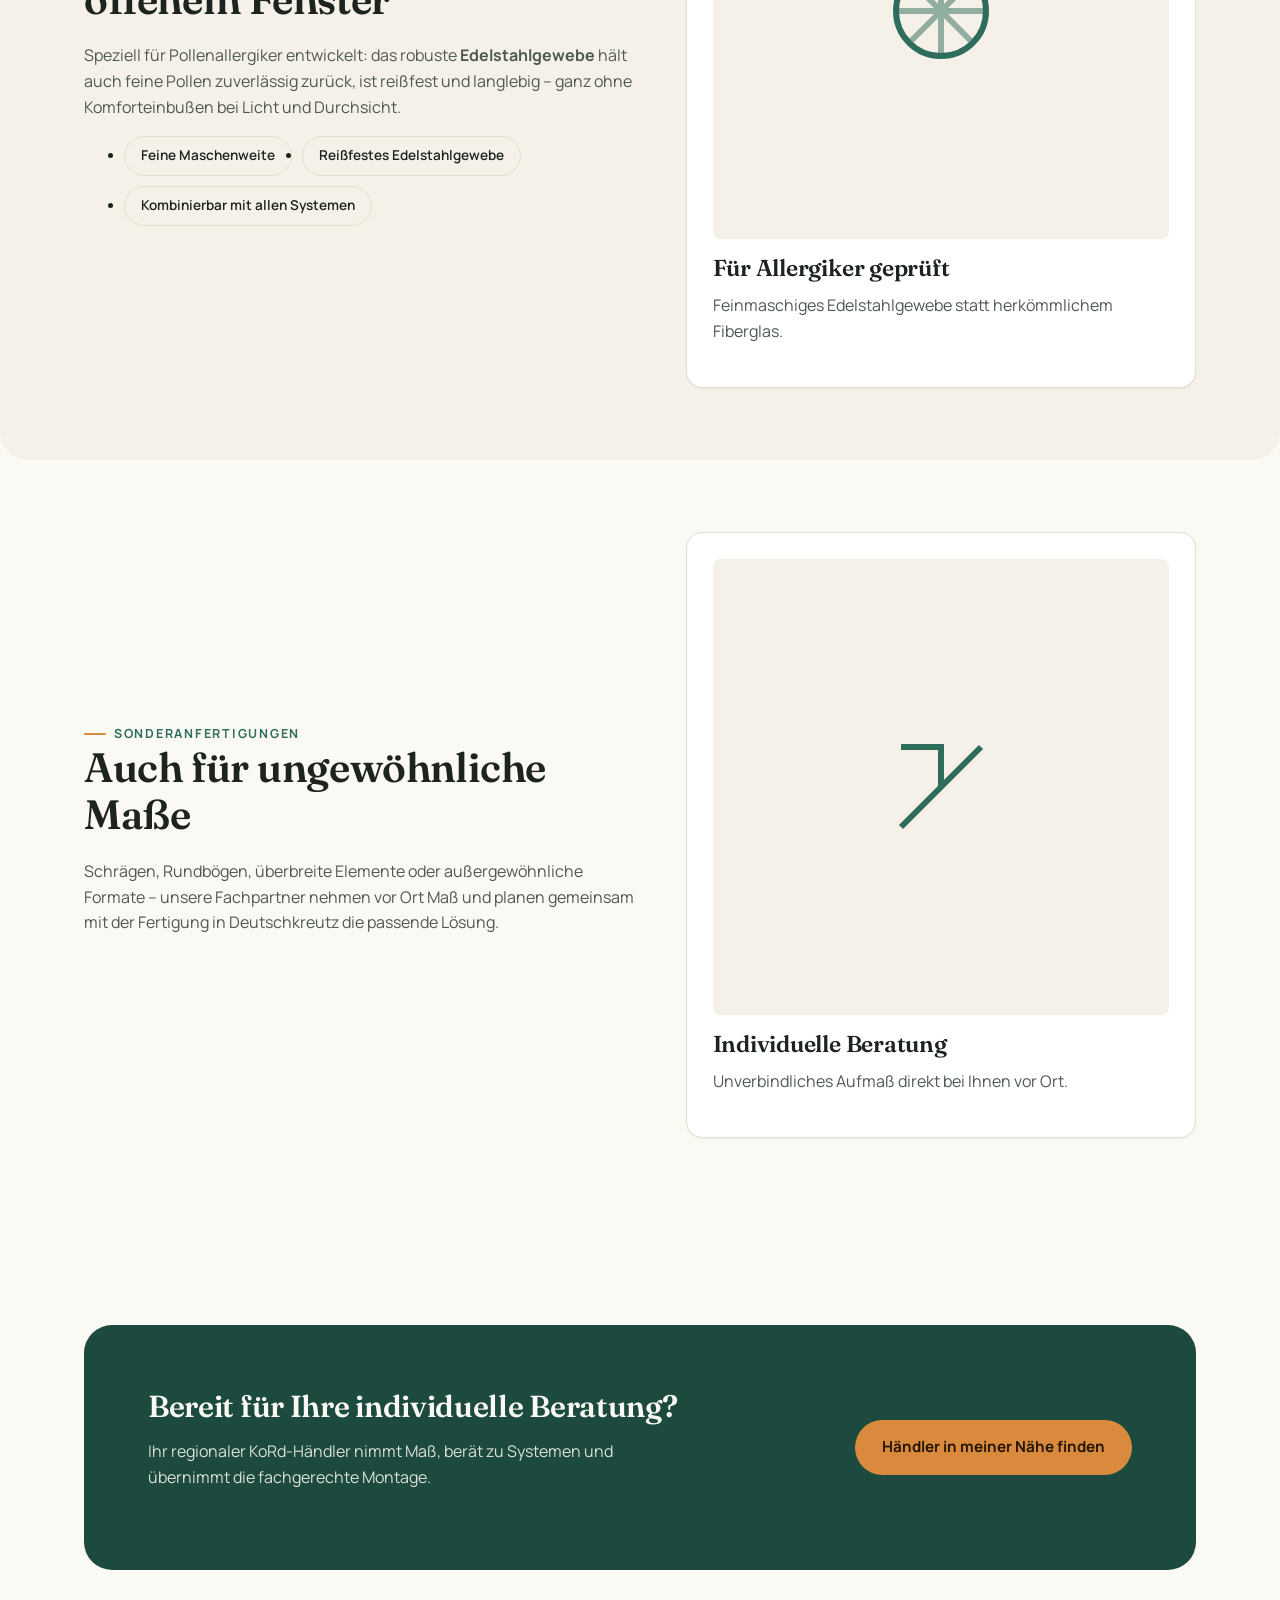
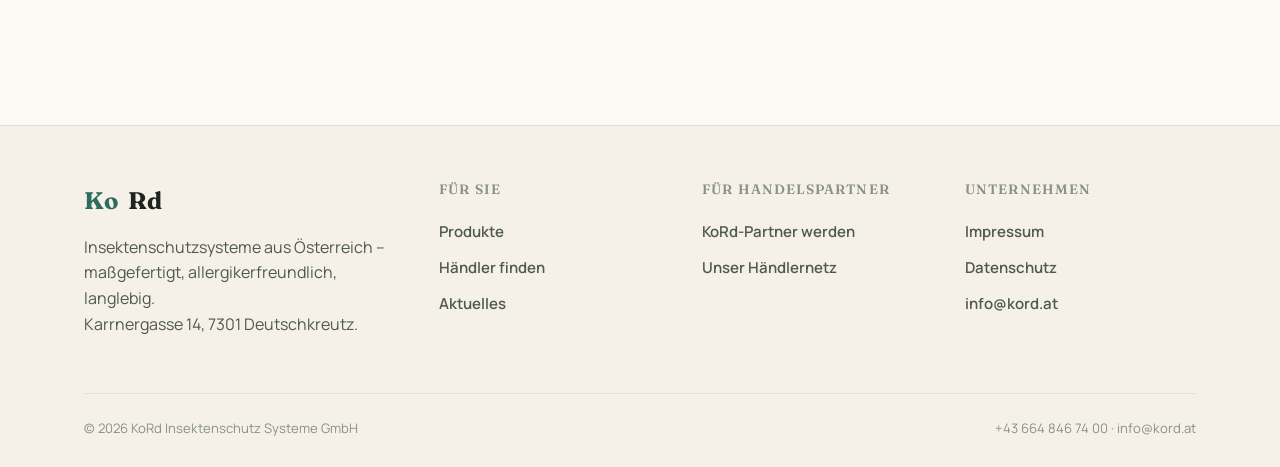
<file: produkte/index.html>
<!DOCTYPE html>
<html lang="de">
<head>
<meta charset="UTF-8">
<meta name="viewport" content="width=device-width, initial-scale=1">
<title>Produkte – KoRd Insektenschutzsysteme</title>
<meta name="description" content="Insektenschutzsysteme für Fenster, Türen und Sonderformate von KoRd: Spannrahmen, Drehrahmen, Plissee- und Schiebetüren sowie Pollenschutz-Gewebe.">
<link rel="preconnect" href="https://fonts.googleapis.com">
<link rel="preconnect" href="https://fonts.gstatic.com" crossorigin>
<link href="https://fonts.googleapis.com/css2?family=Fraunces:opsz,wght@9..144,500;9..144,600;9..144,700&family=Manrope:wght@500;600;700;800&display=swap" rel="stylesheet">
<link rel="icon" type="image/svg+xml" href="../assets/img/favicon.svg">
<link rel="stylesheet" href="../assets/css/style.css">
</head>
<body>

<header class="site-header">
  <div class="header-bar">
    <a href="../" class="logo"><span class="mark">Ko</span>Rd</a>
    <nav class="main-nav" id="main-nav">
      <a href="../produkte/" class="active">Produkte</a>
      <a href="../haendlersuche/">Händler finden</a>
      <a href="../haendler-werden/">Händler werden</a>
      <a href="../aktuelles/">Aktuelles</a>
      <a href="../#ueber-uns">Über uns</a>
    </nav>
    <div class="header-actions">
      <span class="tel">+43 664 846 74 00</span>
      <button class="theme-toggle" aria-label="Design umschalten"></button>
      <button class="nav-toggle" aria-label="Menü öffnen" aria-expanded="false" aria-controls="main-nav"><span></span></button>
    </div>
  </div>
</header>

<main>
  <section class="page-hero">
    <div class="container">
      <div class="breadcrumb"><a href="../">Start</a> / Produkte</div>
      <span class="eyebrow">Sortiment</span>
      <h1 style="max-width:760px;">Ein Insektenschutz­system für jede Öffnung – und jeden Anspruch</h1>
      <p class="lead" style="max-width:600px;">Alle Systeme werden individuell aufgemessen und von geschulten KoRd-Fachpartnern montiert. Wählen Sie unten Ihre Kategorie oder lassen Sie sich direkt von einem Händler beraten.</p>
      <div class="flex gap-12" style="margin-top:20px; flex-wrap:wrap;">
        <a class="btn btn-primary" href="../haendlersuche/">Beratung bei einem Händler</a>
        <a class="btn btn-ghost" href="../haendler-werden/">Als Handelspartner anbieten</a>
      </div>
    </div>
  </section>

  <section id="fenster" class="section-tight">
    <div class="container">
      <div class="locator-layout" style="align-items:center;">
        <div data-reveal>
          <span class="eyebrow">Fenster-Systeme</span>
          <h2>Spannrahmen &amp; Drehrahmen</h2>
          <p>Für nahezu jedes Fenstermaß: der <strong>Spannrahmen</strong> wird ohne Bohren in die Laibung eingespannt, der <strong>Drehrahmen</strong> lässt sich seitlich aufklappen und ist ideal für häufig genutzte Fenster.</p>
          <ul class="pill-list">
            <li class="pill">Ohne Bohren montierbar</li>
            <li class="pill">Passgenaue Maßanfertigung</li>
            <li class="pill">Aluminium-Rahmen, pulverbeschichtet</li>
          </ul>
        </div>
        <div class="product-card" data-reveal>
          <div class="glyph" style="aspect-ratio:1;">
            <svg width="120" height="120" viewBox="0 0 24 24" fill="none" stroke="currentColor" stroke-width="1.2" color="var(--color-accent)"><rect x="3" y="3" width="18" height="18" rx="1.2"/><path d="M12 3v18M3 12h18"/><path d="M5.2 5.2h6.6v6.6H5.2z" opacity=".35"/></svg>
          </div>
          <h3>Ab Werk in 2–3 Wochen</h3>
          <p>Lieferzeit nach Aufmaß durch Ihren Händler vor Ort.</p>
        </div>
      </div>
    </div>
  </section>

  <section id="tuersysteme" class="section-tight" style="background:var(--color-surface-sunken); border-radius: var(--radius-lg);">
    <div class="container">
      <div class="locator-layout" style="align-items:center;">
        <div class="product-card" data-reveal style="order:2;">
          <div class="glyph" style="aspect-ratio:1;">
            <svg width="120" height="120" viewBox="0 0 24 24" fill="none" stroke="currentColor" stroke-width="1.2" color="var(--color-accent)"><rect x="6" y="3" width="12" height="18" rx="1.2"/><circle cx="15" cy="12" r=".6" fill="currentColor"/></svg>
          </div>
          <h3>Auch für Terrasse &amp; Balkon</h3>
          <p>Schiebe- und Plisseelösungen für stark genutzte Übergänge.</p>
        </div>
        <div data-reveal style="order:1;">
          <span class="eyebrow">Tür-Systeme</span>
          <h2>Scharnier-, Schiebe- &amp; Plisseetüren</h2>
          <p>Die <strong>Scharniertür</strong> öffnet wie eine normale Tür, die <strong>Schiebetür</strong> eignet sich für breite Durchgänge, und die faltbare <strong>Plisseetür</strong> braucht kaum Platz beim Öffnen.</p>
          <ul class="pill-list">
            <li class="pill">Selbstschließend erhältlich</li>
            <li class="pill">Für Terrassen- &amp; Balkontüren</li>
            <li class="pill">Hohe Frequenz, geringer Verschleiß</li>
          </ul>
        </div>
      </div>
    </div>
  </section>

  <section id="plissee" class="section-tight">
    <div class="container">
      <div class="locator-layout" style="align-items:center;">
        <div data-reveal>
          <span class="eyebrow">Plissee-Linie</span>
          <h2>Pro18 SM · FM · FR</h2>
          <p>Unsere Plissee-Linie faltet das Gewebe platzsparend zusammen – bei nur rund <strong>18&nbsp;mm Einbautiefe</strong>. Erhältlich als Spannrahmen (SM), Festmaß (FM) oder faltbare Türvariante (FR), seitlich in die Laibung oder vor Fenster und Türen montierbar.</p>
          <ul class="pill-list">
            <li class="pill">Nur 18 mm Einbautiefe</li>
            <li class="pill">Platzsparend beim Öffnen</li>
            <li class="pill">Ideal für Türen &amp; große Elemente</li>
          </ul>
        </div>
        <div class="product-card" data-reveal>
          <div class="glyph" style="aspect-ratio:1;">
            <svg width="120" height="120" viewBox="0 0 24 24" fill="none" stroke="currentColor" stroke-width="1.2" color="var(--color-accent)"><path d="M4 4v16M8 4v16M12 4v16M16 4v16M20 4v16" stroke-dasharray="0 4" stroke-linecap="round" stroke-width="2.4"/></svg>
          </div>
          <h3>Neu: Pro18 FR</h3>
          <p>Die faltbare Variante speziell für Tür-Elemente.</p>
        </div>
      </div>
    </div>
  </section>

  <section id="pollenschutz" class="section-tight" style="background:var(--color-surface-sunken); border-radius: var(--radius-lg);">
    <div class="container">
      <div class="locator-layout" style="align-items:center;">
        <div class="product-card" data-reveal style="order:2;">
          <div class="glyph" style="aspect-ratio:1;">
            <svg width="120" height="120" viewBox="0 0 24 24" fill="none" stroke="currentColor" stroke-width="1.2" color="var(--color-accent)"><circle cx="12" cy="12" r="9"/><path d="M12 3v18M3 12h18M6 6l12 12M18 6 6 18" opacity=".5"/></svg>
          </div>
          <h3>Für Allergiker geprüft</h3>
          <p>Feinmaschiges Edelstahlgewebe statt herkömmlichem Fiberglas.</p>
        </div>
        <div data-reveal style="order:1;">
          <span class="eyebrow">Pollenschutz-Gewebe</span>
          <h2>Frei durchatmen, auch mit offenem Fenster</h2>
          <p>Speziell für Pollenallergiker entwickelt: das robuste <strong>Edelstahlgewebe</strong> hält auch feine Pollen zuverlässig zurück, ist reißfest und langlebig – ganz ohne Komforteinbußen bei Licht und Durchsicht.</p>
          <ul class="pill-list">
            <li class="pill">Feine Maschenweite</li>
            <li class="pill">Reißfestes Edelstahlgewebe</li>
            <li class="pill">Kombinierbar mit allen Systemen</li>
          </ul>
        </div>
      </div>
    </div>
  </section>

  <section id="sonderanfertigung" class="section-tight">
    <div class="container">
      <div class="locator-layout" style="align-items:center;">
        <div data-reveal>
          <span class="eyebrow">Sonderanfertigungen</span>
          <h2>Auch für ungewöhnliche Maße</h2>
          <p>Schrägen, Rundbögen, überbreite Elemente oder außergewöhnliche Formate – unsere Fachpartner nehmen vor Ort Maß und planen gemeinsam mit der Fertigung in Deutschkreutz die passende Lösung.</p>
        </div>
        <div class="product-card" data-reveal>
          <div class="glyph" style="aspect-ratio:1;">
            <svg width="120" height="120" viewBox="0 0 24 24" fill="none" stroke="currentColor" stroke-width="1.2" color="var(--color-accent)"><path d="M4 20 20 4M4 4h8v8"/></svg>
          </div>
          <h3>Individuelle Beratung</h3>
          <p>Unverbindliches Aufmaß direkt bei Ihnen vor Ort.</p>
        </div>
      </div>
    </div>
  </section>

  <section>
    <div class="container">
      <div class="band" data-reveal>
        <div>
          <h2 style="font-size:1.9rem;">Bereit für Ihre individuelle Beratung?</h2>
          <p style="max-width:480px;">Ihr regionaler KoRd-Händler nimmt Maß, berät zu Systemen und übernimmt die fachgerechte Montage.</p>
        </div>
        <a class="btn btn-amber" href="../haendlersuche/">Händler in meiner Nähe finden</a>
      </div>
    </div>
  </section>
</main>

<footer class="site-footer">
  <div class="container">
    <div class="footer-grid">
      <div>
        <div class="logo" style="margin-bottom:14px;"><span class="mark">Ko</span>Rd</div>
        <p>Insektenschutzsysteme aus Österreich – maßgefertigt, allergikerfreundlich, langlebig.<br>Karrnergasse 14, 7301 Deutschkreutz.</p>
      </div>
      <div>
        <h4>Für Sie</h4>
        <a href="../produkte/">Produkte</a>
        <a href="../haendlersuche/">Händler finden</a>
        <a href="../aktuelles/">Aktuelles</a>
      </div>
      <div>
        <h4>Für Handelspartner</h4>
        <a href="../haendler-werden/">KoRd-Partner werden</a>
        <a href="../haendlersuche/">Unser Händlernetz</a>
      </div>
      <div>
        <h4>Unternehmen</h4>
        <a href="../impressum/">Impressum</a>
        <a href="../datenschutz/">Datenschutz</a>
        <a href="mailto:info@kord.at">info@kord.at</a>
      </div>
    </div>
    <div class="footer-bottom">
      <span>© <span data-year></span> KoRd Insektenschutz Systeme GmbH</span>
      <span>+43 664 846 74 00 · info@kord.at</span>
    </div>
  </div>
</footer>

<script src="../assets/js/main.js"></script>
</body>
</html>
</file>
<file: assets/css/style.css>
/* ============================================================
   KoRd — Design System
   ============================================================ */

:root {
  --font-display: "Fraunces", "Iowan Old Style", Georgia, serif;
  --font-body: "Manrope", "Inter", -apple-system, BlinkMacSystemFont, "Segoe UI", sans-serif;

  --color-bg: #FBF9F4;
  --color-bg-alt: #F1ECE1;
  --color-surface: #FFFFFF;
  --color-surface-sunken: #F5F1E8;
  --color-ink: #1D231F;
  --color-ink-soft: #4E5951;
  --color-ink-faint: #8A9188;
  --color-line: #E4DECE;
  --color-line-strong: #CFC6AE;

  --color-accent: #2E6D5C;
  --color-accent-strong: #1D4A3E;
  --color-accent-soft: #DCEAE3;
  --color-amber: #D98A3D;
  --color-amber-strong: #B96F27;
  --color-amber-soft: #F6E4CE;

  --shadow-sm: 0 1px 2px rgba(29, 35, 31, 0.06);
  --shadow-md: 0 8px 24px rgba(29, 35, 31, 0.08);
  --shadow-lg: 0 24px 60px rgba(29, 35, 31, 0.14);

  --radius-sm: 8px;
  --radius-md: 16px;
  --radius-lg: 28px;
  --radius-pill: 999px;

  --container: 1240px;
  --gutter: clamp(20px, 5vw, 64px);

  color-scheme: light;
}

:root[data-theme="dark"] {
  color-scheme: dark;
  --color-bg: #14180F;
  --color-bg-alt: #1A1F16;
  --color-surface: #1E241C;
  --color-surface-sunken: #171C13;
  --color-ink: #F1EFE4;
  --color-ink-soft: #C2C9BB;
  --color-ink-faint: #7C8477;
  --color-line: #2C3327;
  --color-line-strong: #3C4534;

  --color-accent: #7FC2A9;
  --color-accent-strong: #A6DBC4;
  --color-accent-soft: #23342C;
  --color-amber: #E7A25C;
  --color-amber-strong: #F0B876;
  --color-amber-soft: #35281B;

  --shadow-sm: 0 1px 2px rgba(0, 0, 0, 0.3);
  --shadow-md: 0 8px 24px rgba(0, 0, 0, 0.35);
  --shadow-lg: 0 24px 60px rgba(0, 0, 0, 0.45);
}

@media (prefers-color-scheme: dark) {
  :root:not([data-theme="light"]) {
    color-scheme: dark;
    --color-bg: #14180F;
    --color-bg-alt: #1A1F16;
    --color-surface: #1E241C;
    --color-surface-sunken: #171C13;
    --color-ink: #F1EFE4;
    --color-ink-soft: #C2C9BB;
    --color-ink-faint: #7C8477;
    --color-line: #2C3327;
    --color-line-strong: #3C4534;

    --color-accent: #7FC2A9;
    --color-accent-strong: #A6DBC4;
    --color-accent-soft: #23342C;
    --color-amber: #E7A25C;
    --color-amber-strong: #F0B876;
    --color-amber-soft: #35281B;

    --shadow-sm: 0 1px 2px rgba(0, 0, 0, 0.3);
    --shadow-md: 0 8px 24px rgba(0, 0, 0, 0.35);
    --shadow-lg: 0 24px 60px rgba(0, 0, 0, 0.45);
  }
}

* { box-sizing: border-box; }
html { scroll-behavior: smooth; }

body {
  margin: 0;
  background: var(--color-bg);
  color: var(--color-ink);
  font-family: var(--font-body);
  font-size: 16px;
  line-height: 1.6;
  -webkit-font-smoothing: antialiased;
  transition: background-color .3s ease, color .3s ease;
}

img, svg { max-width: 100%; display: block; }

h1, h2, h3, h4 {
  font-family: var(--font-display);
  font-weight: 600;
  line-height: 1.15;
  margin: 0 0 0.5em;
  letter-spacing: -0.01em;
}

h1 { font-size: clamp(2.4rem, 4.5vw, 4rem); }
h2 { font-size: clamp(1.9rem, 3.2vw, 2.7rem); }
h3 { font-size: clamp(1.3rem, 1.8vw, 1.6rem); }

p { margin: 0 0 1em; color: var(--color-ink-soft); }

a { color: inherit; text-decoration: none; }

.eyebrow {
  display: inline-flex;
  align-items: center;
  gap: 8px;
  font-family: var(--font-body);
  font-weight: 700;
  font-size: 0.78rem;
  letter-spacing: 0.14em;
  text-transform: uppercase;
  color: var(--color-accent);
}
.eyebrow::before {
  content: "";
  width: 22px;
  height: 2px;
  background: var(--color-amber);
  border-radius: 2px;
}

.container {
  max-width: var(--container);
  margin: 0 auto;
  padding-left: var(--gutter);
  padding-right: var(--gutter);
}

section { padding: clamp(56px, 9vw, 120px) 0; }
.section-tight { padding: clamp(40px, 6vw, 72px) 0; }

.section-head {
  max-width: 680px;
  margin: 0 0 48px;
}
.section-head.center { margin-left: auto; margin-right: auto; text-align: center; }

/* ---------- Buttons ---------- */
.btn {
  display: inline-flex;
  align-items: center;
  justify-content: center;
  gap: 10px;
  font-family: var(--font-body);
  font-weight: 700;
  font-size: 0.95rem;
  padding: 14px 26px;
  border-radius: var(--radius-pill);
  border: 1px solid transparent;
  cursor: pointer;
  transition: transform .18s ease, box-shadow .18s ease, background-color .18s ease, color .18s ease, border-color .18s ease;
  white-space: nowrap;
}
.btn:active { transform: translateY(1px) scale(0.99); }

.btn-primary {
  background: var(--color-accent);
  color: #FFFDF8;
  box-shadow: var(--shadow-sm);
}
.btn-primary:hover { background: var(--color-accent-strong); box-shadow: var(--shadow-md); transform: translateY(-2px); }

.btn-amber {
  background: var(--color-amber);
  color: #241505;
}
.btn-amber:hover { background: var(--color-amber-strong); box-shadow: var(--shadow-md); transform: translateY(-2px); }

.btn-ghost {
  background: transparent;
  color: var(--color-ink);
  border-color: var(--color-line-strong);
}
.btn-ghost:hover { border-color: var(--color-accent); color: var(--color-accent); }

.btn-block { width: 100%; }
.btn-sm { padding: 10px 18px; font-size: 0.85rem; }

.btn[disabled] { opacity: 0.45; cursor: not-allowed; transform: none !important; }

/* ---------- Header ---------- */
.site-header {
  position: sticky;
  top: 0;
  z-index: 100;
  background: color-mix(in srgb, var(--color-bg) 88%, transparent);
  backdrop-filter: blur(14px);
  border-bottom: 1px solid var(--color-line);
}
.header-bar {
  display: flex;
  align-items: center;
  justify-content: space-between;
  gap: 24px;
  padding: 16px var(--gutter);
  max-width: var(--container);
  margin: 0 auto;
}
.logo {
  display: flex;
  align-items: center;
  gap: 10px;
  font-family: var(--font-display);
  font-weight: 700;
  font-size: 1.5rem;
  color: var(--color-ink);
}
.logo .mark { color: var(--color-accent); }

.main-nav { display: flex; align-items: center; gap: 4px; }
.main-nav a {
  padding: 10px 16px;
  border-radius: var(--radius-pill);
  font-weight: 600;
  font-size: 0.94rem;
  color: var(--color-ink-soft);
  transition: background-color .18s ease, color .18s ease;
}
.main-nav a:hover, .main-nav a.active { background: var(--color-surface-sunken); color: var(--color-ink); }

.header-actions { display: flex; align-items: center; gap: 10px; }
.header-actions .tel {
  display: none;
  font-weight: 700;
  font-size: 0.9rem;
  color: var(--color-ink-soft);
}

.nav-toggle {
  display: none;
  width: 44px; height: 44px;
  border-radius: var(--radius-pill);
  border: 1px solid var(--color-line-strong);
  background: var(--color-surface);
  align-items: center;
  justify-content: center;
  cursor: pointer;
}
.nav-toggle span, .nav-toggle span::before, .nav-toggle span::after {
  content: ""; display: block; width: 18px; height: 2px; background: var(--color-ink); position: relative; transition: all .2s ease;
}
.nav-toggle span::before { position: absolute; top: -6px; }
.nav-toggle span::after { position: absolute; top: 6px; }

@media (max-width: 900px) {
  .main-nav { position: fixed; inset: 72px 16px auto 16px; background: var(--color-surface); border: 1px solid var(--color-line); border-radius: var(--radius-md); flex-direction: column; align-items: stretch; padding: 10px; box-shadow: var(--shadow-lg); transform: translateY(-12px); opacity: 0; pointer-events: none; transition: all .22s ease; }
  .main-nav.open { transform: translateY(0); opacity: 1; pointer-events: auto; }
  .main-nav a { padding: 14px 16px; }
  .nav-toggle { display: flex; }
}
@media (min-width: 720px) { .header-actions .tel { display: inline; } }

/* ---------- Hero / Path chooser ---------- */
.hero {
  padding: clamp(48px, 8vw, 96px) 0 clamp(40px, 6vw, 72px);
  position: relative;
  overflow: hidden;
}
.hero-mesh {
  position: absolute;
  inset: -10% -10% auto auto;
  width: 620px; height: 620px;
  opacity: 0.5;
  pointer-events: none;
  z-index: 0;
}
.hero-inner { position: relative; z-index: 1; }
.hero-copy { max-width: 760px; margin-bottom: 44px; }
.hero-copy p.lead { font-size: 1.15rem; max-width: 560px; }

.path-grid {
  display: grid;
  grid-template-columns: repeat(3, 1fr);
  gap: 20px;
}
@media (max-width: 980px) { .path-grid { grid-template-columns: 1fr; } }

.path-card {
  background: var(--color-surface);
  border: 1px solid var(--color-line);
  border-radius: var(--radius-lg);
  padding: 30px 28px;
  display: flex;
  flex-direction: column;
  gap: 14px;
  box-shadow: var(--shadow-sm);
  transition: transform .22s ease, box-shadow .22s ease, border-color .22s ease;
  position: relative;
}
.path-card:hover { transform: translateY(-6px); box-shadow: var(--shadow-lg); border-color: var(--color-accent); }

.path-icon {
  width: 52px; height: 52px;
  border-radius: 16px;
  display: flex; align-items: center; justify-content: center;
  background: var(--color-accent-soft);
  color: var(--color-accent-strong);
}
.path-card.-amber .path-icon { background: var(--color-amber-soft); color: var(--color-amber-strong); }

.path-card .path-tag {
  position: absolute; top: 24px; right: 24px;
  font-size: 0.7rem; font-weight: 700; letter-spacing: 0.08em; text-transform: uppercase;
  color: var(--color-ink-faint);
}

.path-card h3 { margin-bottom: 2px; }
.path-card p { font-size: 0.95rem; margin-bottom: 4px; }

.plz-inline {
  display: flex;
  gap: 8px;
  margin-top: 6px;
}
.plz-inline input {
  flex: 1;
  min-width: 0;
  border: 1px solid var(--color-line-strong);
  border-radius: var(--radius-pill);
  padding: 12px 16px;
  font-size: 0.95rem;
  font-family: var(--font-body);
  background: var(--color-bg);
  color: var(--color-ink);
}
.plz-inline input:focus { outline: 2px solid var(--color-accent); outline-offset: 1px; }
.plz-inline button {
  flex-shrink: 0;
  width: 46px; height: 46px;
  border-radius: 50%;
  border: none;
  background: var(--color-accent);
  color: #fff;
  cursor: pointer;
  display: flex; align-items: center; justify-content: center;
  transition: background-color .18s ease, transform .18s ease;
}
.plz-inline button:hover { background: var(--color-accent-strong); transform: scale(1.05); }
.plz-hint { font-size: 0.78rem; color: var(--color-ink-faint); margin: 2px 0 0; }

.path-card .path-cta {
  margin-top: auto;
  font-weight: 700;
  font-size: 0.92rem;
  color: var(--color-accent);
  display: inline-flex; align-items: center; gap: 6px;
}
.path-card .path-cta svg { transition: transform .18s ease; }
.path-card:hover .path-cta svg { transform: translateX(4px); }

/* ---------- Cards / Grids ---------- */
.card-grid { display: grid; gap: 24px; }
.grid-3 { grid-template-columns: repeat(3, 1fr); }
.grid-4 { grid-template-columns: repeat(4, 1fr); }
@media (max-width: 980px) { .grid-3, .grid-4 { grid-template-columns: repeat(2, 1fr); } }
@media (max-width: 640px) { .grid-3, .grid-4 { grid-template-columns: 1fr; } }

.news-card, .product-card, .usp-card, .dealer-card {
  background: var(--color-surface);
  border: 1px solid var(--color-line);
  border-radius: var(--radius-md);
  padding: 26px;
  box-shadow: var(--shadow-sm);
  transition: transform .2s ease, box-shadow .2s ease;
}
.news-card:hover, .product-card:hover { transform: translateY(-4px); box-shadow: var(--shadow-md); }

.tag {
  display: inline-block;
  font-size: 0.72rem;
  font-weight: 700;
  letter-spacing: 0.06em;
  text-transform: uppercase;
  padding: 5px 12px;
  border-radius: var(--radius-pill);
  background: var(--color-accent-soft);
  color: var(--color-accent-strong);
  margin-bottom: 14px;
}
.tag.-amber { background: var(--color-amber-soft); color: var(--color-amber-strong); }

.news-date { font-size: 0.82rem; color: var(--color-ink-faint); font-weight: 600; margin-bottom: 8px; }
.news-card h3 { font-size: 1.15rem; }
.card-link { font-weight: 700; font-size: 0.88rem; color: var(--color-accent); display: inline-flex; align-items: center; gap: 6px; margin-top: 8px; }

.product-card .glyph { width: 100%; aspect-ratio: 4/3; border-radius: var(--radius-sm); background: var(--color-surface-sunken); margin-bottom: 16px; display: flex; align-items: center; justify-content: center; overflow: hidden; }

.usp-card { text-align: left; }
.usp-card .path-icon { margin-bottom: 8px; }

/* ---------- Band / CTA banner ---------- */
.band {
  background: var(--color-accent-strong);
  color: #FBF9F4;
  border-radius: var(--radius-lg);
  padding: clamp(36px, 6vw, 64px);
  display: flex;
  align-items: center;
  justify-content: space-between;
  gap: 32px;
  flex-wrap: wrap;
}
.band h2, .band p { color: inherit; }
.band p { opacity: 0.85; }
.band.-amber { background: linear-gradient(135deg, var(--color-amber-strong), var(--color-amber)); color: #2A1704; }

/* ---------- Footer ---------- */
.site-footer {
  background: var(--color-surface-sunken);
  border-top: 1px solid var(--color-line);
  padding: 56px 0 28px;
  margin-top: 40px;
}
.footer-grid {
  display: grid;
  grid-template-columns: 1.4fr repeat(3, 1fr);
  gap: 32px;
  margin-bottom: 40px;
}
@media (max-width: 860px) { .footer-grid { grid-template-columns: repeat(2, 1fr); } }
@media (max-width: 540px) { .footer-grid { grid-template-columns: 1fr; } }
.footer-grid h4 { font-size: 0.85rem; text-transform: uppercase; letter-spacing: 0.08em; color: var(--color-ink-faint); margin-bottom: 16px; }
.footer-grid a { display: block; padding: 6px 0; color: var(--color-ink-soft); font-weight: 600; font-size: 0.94rem; }
.footer-grid a:hover { color: var(--color-accent); }
.footer-bottom { display: flex; justify-content: space-between; align-items: center; flex-wrap: wrap; gap: 12px; padding-top: 24px; border-top: 1px solid var(--color-line); font-size: 0.82rem; color: var(--color-ink-faint); }
.footer-bottom a { font-weight: 700; color: var(--color-ink-faint); }

/* ---------- Reveal animation ---------- */
[data-reveal] { opacity: 0; transform: translateY(18px); transition: opacity .6s ease, transform .6s ease; }
[data-reveal].is-visible { opacity: 1; transform: none; }

/* ---------- Utility ---------- */
.flex { display: flex; }
.flex-between { display: flex; align-items: center; justify-content: space-between; }
.stack { display: flex; flex-direction: column; }
.gap-8 { gap: 8px; } .gap-12 { gap: 12px; } .gap-16 { gap: 16px; } .gap-24 { gap: 24px; }
.text-center { text-align: center; }
.sr-only { position: absolute; width: 1px; height: 1px; padding: 0; margin: -1px; overflow: hidden; clip: rect(0,0,0,0); white-space: nowrap; border: 0; }
.mt-0 { margin-top: 0; } .mb-0 { margin-bottom: 0; }
.pill-list { display: flex; flex-wrap: wrap; gap: 10px; }
.pill-list .pill { padding: 8px 16px; border-radius: var(--radius-pill); background: var(--color-surface-sunken); border: 1px solid var(--color-line); font-size: 0.85rem; font-weight: 600; }

.page-hero {
  padding: clamp(40px, 7vw, 72px) 0 clamp(24px, 4vw, 40px);
}
.breadcrumb { font-size: 0.82rem; color: var(--color-ink-faint); margin-bottom: 18px; }
.breadcrumb a { color: var(--color-accent); font-weight: 700; }

/* ---------- Theme toggle ---------- */
.theme-toggle {
  width: 40px; height: 40px;
  border-radius: 50%;
  border: 1px solid var(--color-line-strong);
  background: var(--color-surface);
  display: flex; align-items: center; justify-content: center;
  cursor: pointer;
  color: var(--color-ink);
}
.theme-toggle svg { width: 18px; height: 18px; }

/* ============================================================
   Händlersuche
   ============================================================ */
.locator-layout {
  display: grid;
  grid-template-columns: 1.1fr 1fr;
  gap: 40px;
  align-items: start;
}
@media (max-width: 980px) { .locator-layout { grid-template-columns: 1fr; } }

.locator-search {
  background: var(--color-surface);
  border: 1px solid var(--color-line);
  border-radius: var(--radius-lg);
  padding: 28px;
  box-shadow: var(--shadow-sm);
  position: sticky;
  top: 96px;
}
.locator-search form { display: flex; gap: 10px; margin: 16px 0 6px; }
.locator-search input[type="text"] {
  flex: 1;
  border: 1px solid var(--color-line-strong);
  border-radius: var(--radius-pill);
  padding: 14px 18px;
  font-size: 1rem;
  background: var(--color-bg);
  color: var(--color-ink);
  font-family: var(--font-body);
}
.locator-search input[type="text"]:focus { outline: 2px solid var(--color-accent); outline-offset: 1px; }
.locator-error { color: var(--color-amber-strong); font-size: 0.85rem; font-weight: 700; min-height: 1.2em; margin: 6px 0 0; }

.bundesland-select { margin-top: 22px; }
.bundesland-select p { font-size: 0.85rem; font-weight: 700; text-transform: uppercase; letter-spacing: 0.06em; color: var(--color-ink-faint); margin-bottom: 10px; }
.bl-chip-list { display: flex; flex-wrap: wrap; gap: 8px; }
.bl-chip {
  padding: 8px 14px;
  border-radius: var(--radius-pill);
  border: 1px solid var(--color-line-strong);
  background: var(--color-surface);
  font-size: 0.82rem;
  font-weight: 700;
  cursor: pointer;
  transition: all .15s ease;
}
.bl-chip:hover { border-color: var(--color-accent); color: var(--color-accent); }
.bl-chip.active { background: var(--color-accent); border-color: var(--color-accent); color: #fff; }

/* Network diagram */
.network-map {
  background: var(--color-surface);
  border: 1px solid var(--color-line);
  border-radius: var(--radius-lg);
  padding: 20px;
  box-shadow: var(--shadow-sm);
}
.network-map svg { width: 100%; height: auto; }
.bl-node circle { fill: var(--color-surface-sunken); stroke: var(--color-line-strong); stroke-width: 1.5; transition: all .25s ease; cursor: pointer; }
.bl-node text { fill: var(--color-ink-soft); font-family: var(--font-body); font-weight: 700; font-size: 10px; pointer-events: none; }
.bl-node:hover circle { stroke: var(--color-accent); }
.bl-node.active circle { fill: var(--color-accent); stroke: var(--color-accent-strong); }
.bl-node.active text { fill: #fff; }
.bl-node.neighbor circle { fill: var(--color-accent-soft); stroke: var(--color-accent); }
.network-edge { stroke: var(--color-line); stroke-width: 1; }
.network-hub circle { fill: var(--color-amber); }
.network-hub text { fill: #2A1704; font-size: 9px; font-weight: 800; }
.bl-node.hq circle { stroke: var(--color-amber); stroke-width: 2.5; }
.bl-node .hq-label { font-size: 7px; font-weight: 700; fill: var(--color-amber-strong); }

.results-head { margin-bottom: 18px; }
.results-list { display: flex; flex-direction: column; gap: 14px; }
.dealer-card { display: flex; justify-content: space-between; gap: 20px; flex-wrap: wrap; }
.dealer-card .dealer-main h3 { margin-bottom: 4px; font-size: 1.1rem; }
.dealer-card .dealer-meta { font-size: 0.85rem; color: var(--color-ink-faint); font-weight: 600; margin-bottom: 10px; }
.dealer-card .dealer-actions { display: flex; gap: 8px; flex-wrap: wrap; align-items: flex-start; }
.dealer-card.-primary { border-color: var(--color-accent); box-shadow: 0 0 0 3px var(--color-accent-soft); }
.dealer-badge { font-size: 0.72rem; font-weight: 800; text-transform: uppercase; letter-spacing: 0.06em; color: var(--color-accent-strong); background: var(--color-accent-soft); padding: 4px 10px; border-radius: var(--radius-pill); margin-bottom: 8px; display: inline-block; }
.empty-state { padding: 40px; text-align: center; color: var(--color-ink-faint); border: 1px dashed var(--color-line-strong); border-radius: var(--radius-md); }

/* ============================================================
   Lead funnel
   ============================================================ */
.funnel-shell {
  max-width: 760px;
  margin: 0 auto;
  background: var(--color-surface);
  border: 1px solid var(--color-line);
  border-radius: var(--radius-lg);
  box-shadow: var(--shadow-md);
  overflow: hidden;
}
.funnel-progress { display: flex; background: var(--color-surface-sunken); padding: 20px 32px; gap: 6px; }
.funnel-progress .step-dot {
  flex: 1;
  height: 5px;
  border-radius: var(--radius-pill);
  background: var(--color-line-strong);
  position: relative;
  overflow: hidden;
}
.funnel-progress .step-dot::after {
  content: ""; position: absolute; inset: 0; background: var(--color-accent);
  transform: scaleX(0); transform-origin: left; transition: transform .3s ease;
}
.funnel-progress .step-dot.done::after,
.funnel-progress .step-dot.active::after { transform: scaleX(1); }
.funnel-progress .step-dot.active::after { background: var(--color-amber); }

.funnel-body { padding: clamp(24px, 5vw, 48px); }
.funnel-step { display: none; }
.funnel-step.active { display: block; animation: fadeUp .35s ease; }
@keyframes fadeUp { from { opacity: 0; transform: translateY(10px); } to { opacity: 1; transform: none; } }

.funnel-step h2 { font-size: 1.6rem; }
.funnel-step .step-label { font-size: 0.8rem; font-weight: 800; text-transform: uppercase; letter-spacing: 0.08em; color: var(--color-accent); margin-bottom: 10px; display: block; }

.option-grid { display: grid; grid-template-columns: repeat(2, 1fr); gap: 12px; margin: 20px 0; }
@media (max-width: 560px) { .option-grid { grid-template-columns: 1fr; } }
.option-card {
  border: 1.5px solid var(--color-line-strong);
  border-radius: var(--radius-md);
  padding: 18px;
  cursor: pointer;
  transition: all .15s ease;
  position: relative;
}
.option-card:hover { border-color: var(--color-accent); }
.option-card input { position: absolute; opacity: 0; }
.option-card.checked { border-color: var(--color-accent); background: var(--color-accent-soft); }
.option-card .opt-title { font-weight: 700; display: block; margin-bottom: 2px; }
.option-card .opt-sub { font-size: 0.82rem; color: var(--color-ink-faint); }

.field-grid { display: grid; grid-template-columns: 1fr 1fr; gap: 16px; margin: 20px 0; }
@media (max-width: 620px) { .field-grid { grid-template-columns: 1fr; } }
.field { display: flex; flex-direction: column; gap: 6px; }
.field.full { grid-column: 1 / -1; }
.field label { font-size: 0.85rem; font-weight: 700; color: var(--color-ink-soft); }
.field input, .field select, .field textarea {
  border: 1px solid var(--color-line-strong);
  border-radius: var(--radius-sm);
  padding: 12px 14px;
  font-size: 0.95rem;
  font-family: var(--font-body);
  background: var(--color-bg);
  color: var(--color-ink);
  width: 100%;
}
.field input:focus, .field select:focus, .field textarea:focus { outline: 2px solid var(--color-accent); outline-offset: 1px; }
.field .field-error { font-size: 0.78rem; color: #C1462F; min-height: 1.1em; }
.field textarea { resize: vertical; min-height: 100px; }

.checkbox-row { display: flex; align-items: flex-start; gap: 10px; margin: 18px 0; }
.checkbox-row input { margin-top: 4px; }
.checkbox-row label { font-size: 0.88rem; color: var(--color-ink-soft); }

.summary-list { border: 1px solid var(--color-line); border-radius: var(--radius-md); overflow: hidden; margin: 20px 0; }
.summary-row { display: flex; justify-content: space-between; gap: 16px; padding: 12px 18px; border-bottom: 1px solid var(--color-line); font-size: 0.9rem; }
.summary-row:last-child { border-bottom: none; }
.summary-row dt { color: var(--color-ink-faint); font-weight: 600; }
.summary-row dd { margin: 0; font-weight: 700; text-align: right; }

.funnel-nav { display: flex; justify-content: space-between; align-items: center; margin-top: 28px; gap: 12px; }

.funnel-success { text-align: center; padding: 20px 0; }
.funnel-success .success-icon { width: 72px; height: 72px; border-radius: 50%; background: var(--color-accent-soft); color: var(--color-accent-strong); display: flex; align-items: center; justify-content: center; margin: 0 auto 20px; }
.copy-box { background: var(--color-surface-sunken); border-radius: var(--radius-md); padding: 16px; text-align: left; font-size: 0.85rem; white-space: pre-wrap; font-family: ui-monospace, monospace; max-height: 220px; overflow: auto; margin: 18px 0; }

/* ============================================================
   Simple content pages (legal, news)
   ============================================================ */
.prose { max-width: 720px; }
.prose h2 { margin-top: 1.6em; }
.news-full-list { display: flex; flex-direction: column; gap: 20px; max-width: 760px; }
.news-full-list .news-card { display: flex; gap: 20px; align-items: flex-start; }
.news-full-list .news-card .news-body { flex: 1; }
@media (max-width: 620px) { .news-full-list .news-card { flex-direction: column; } }
</file>
